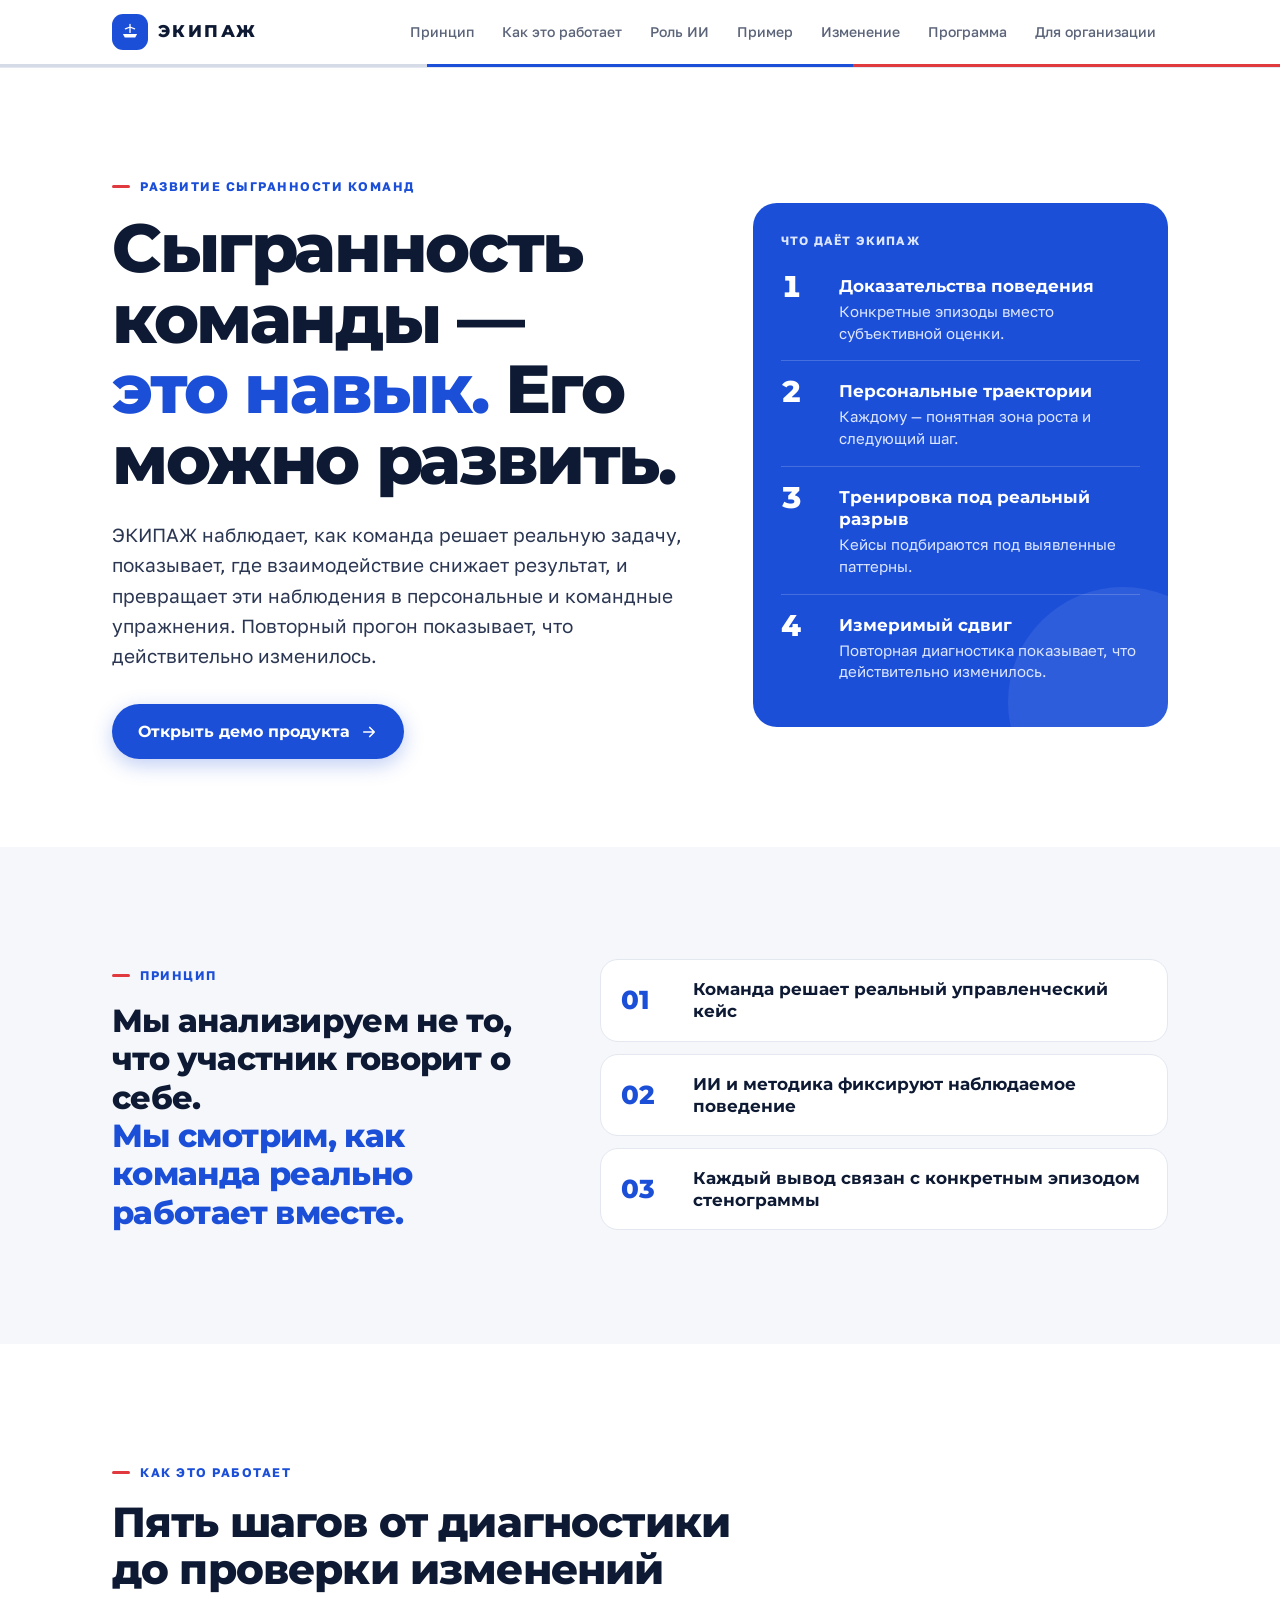
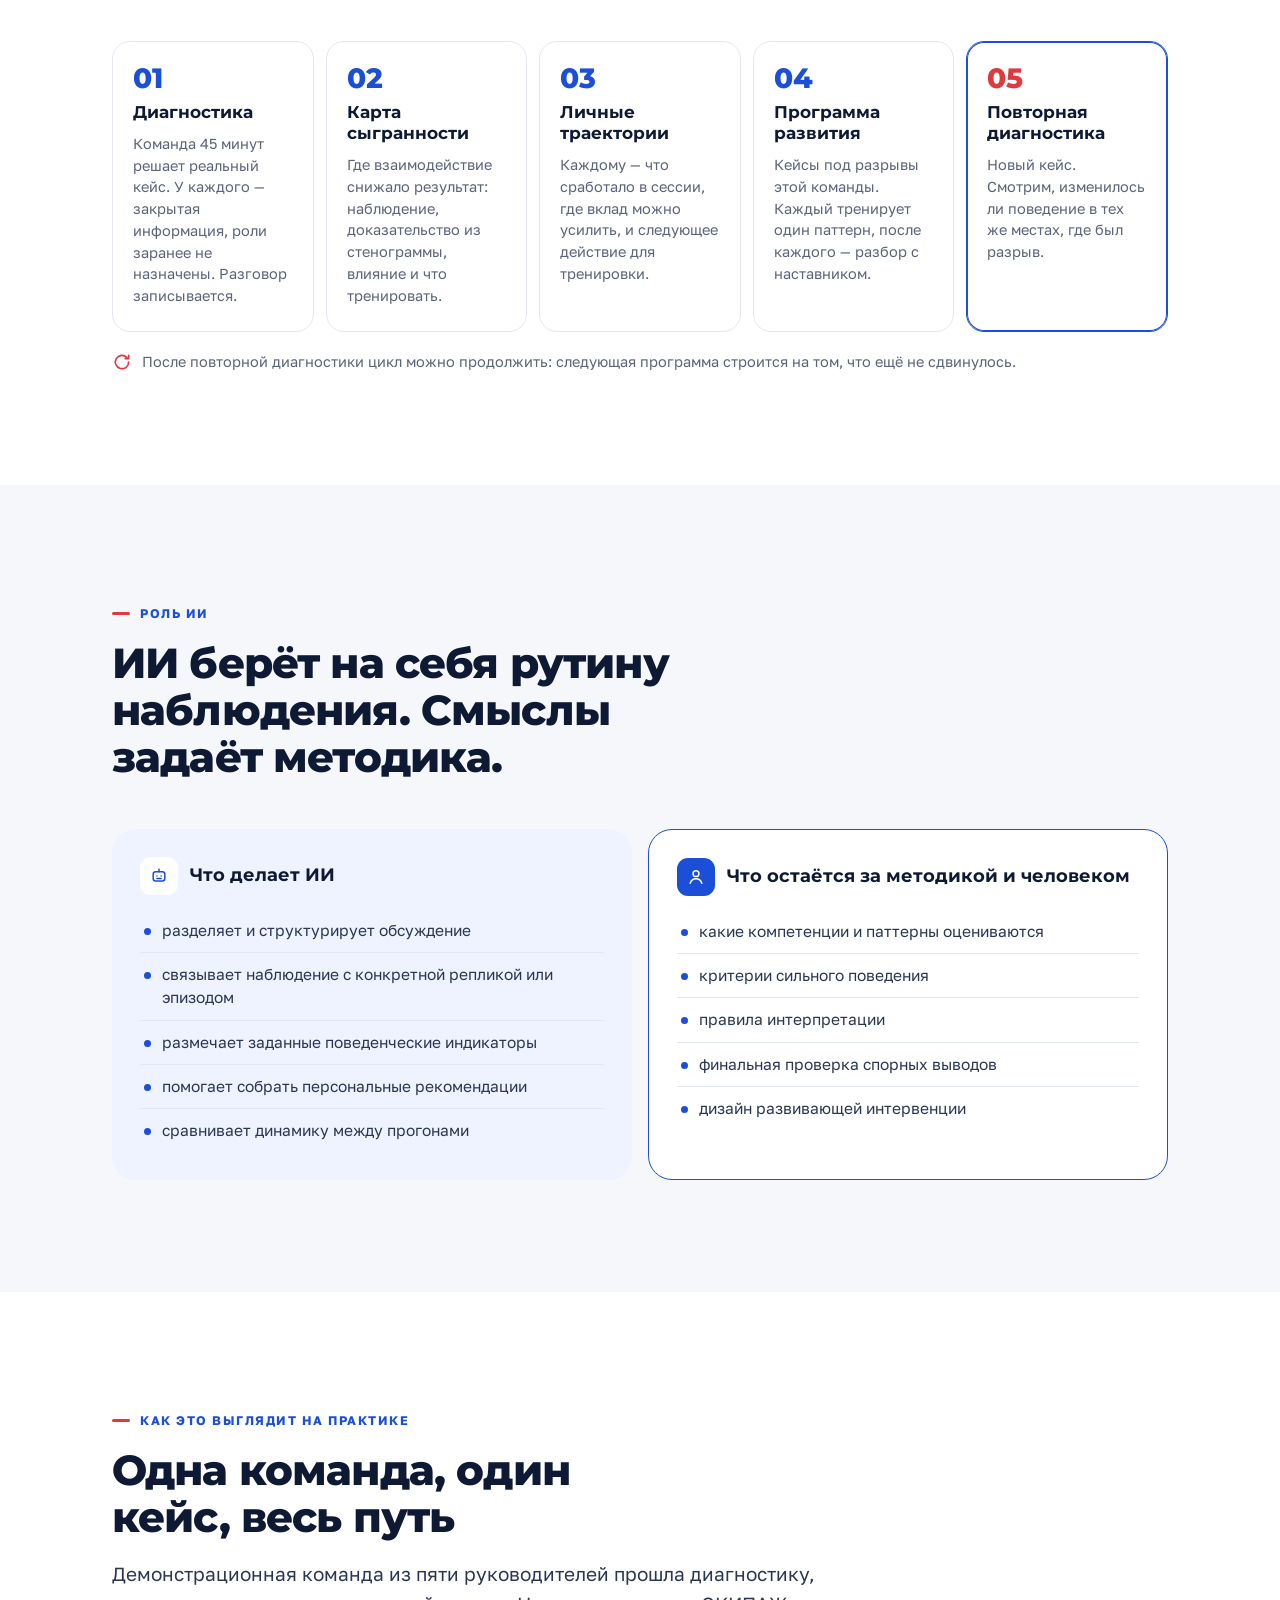
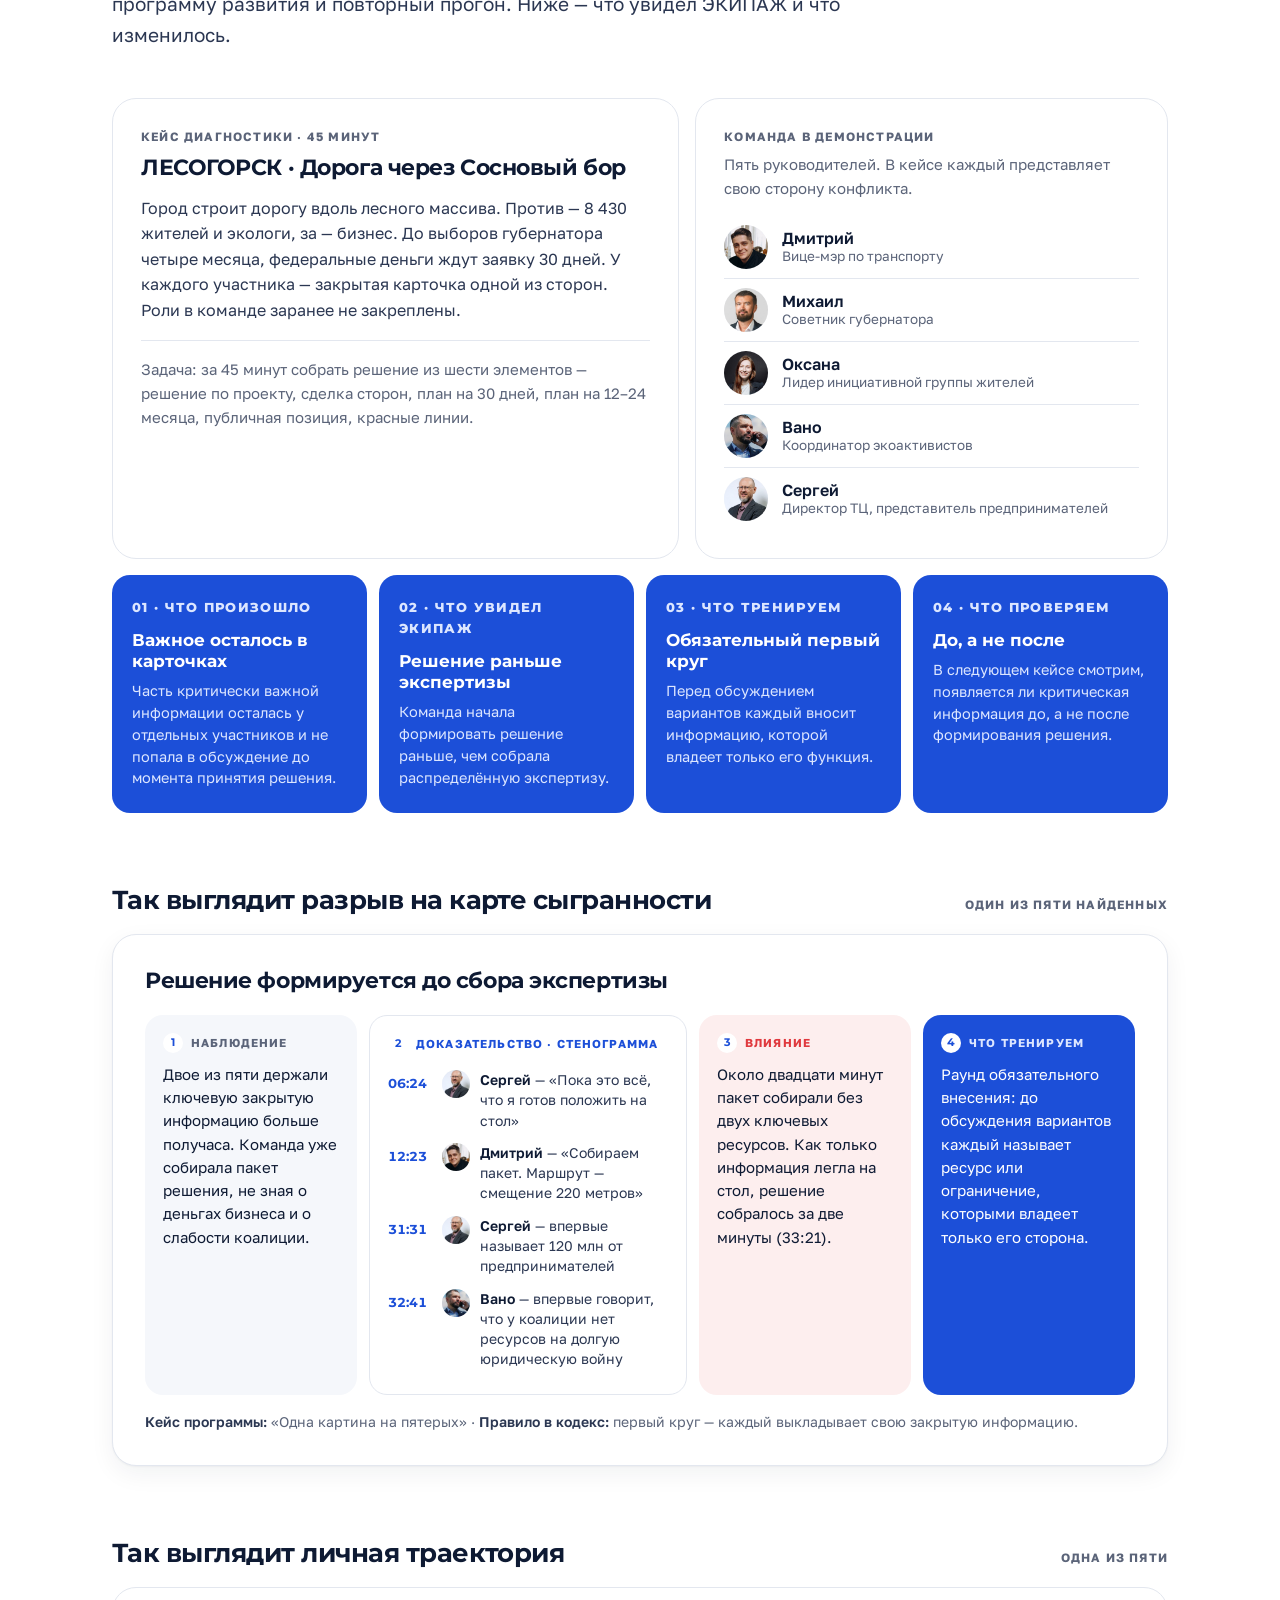
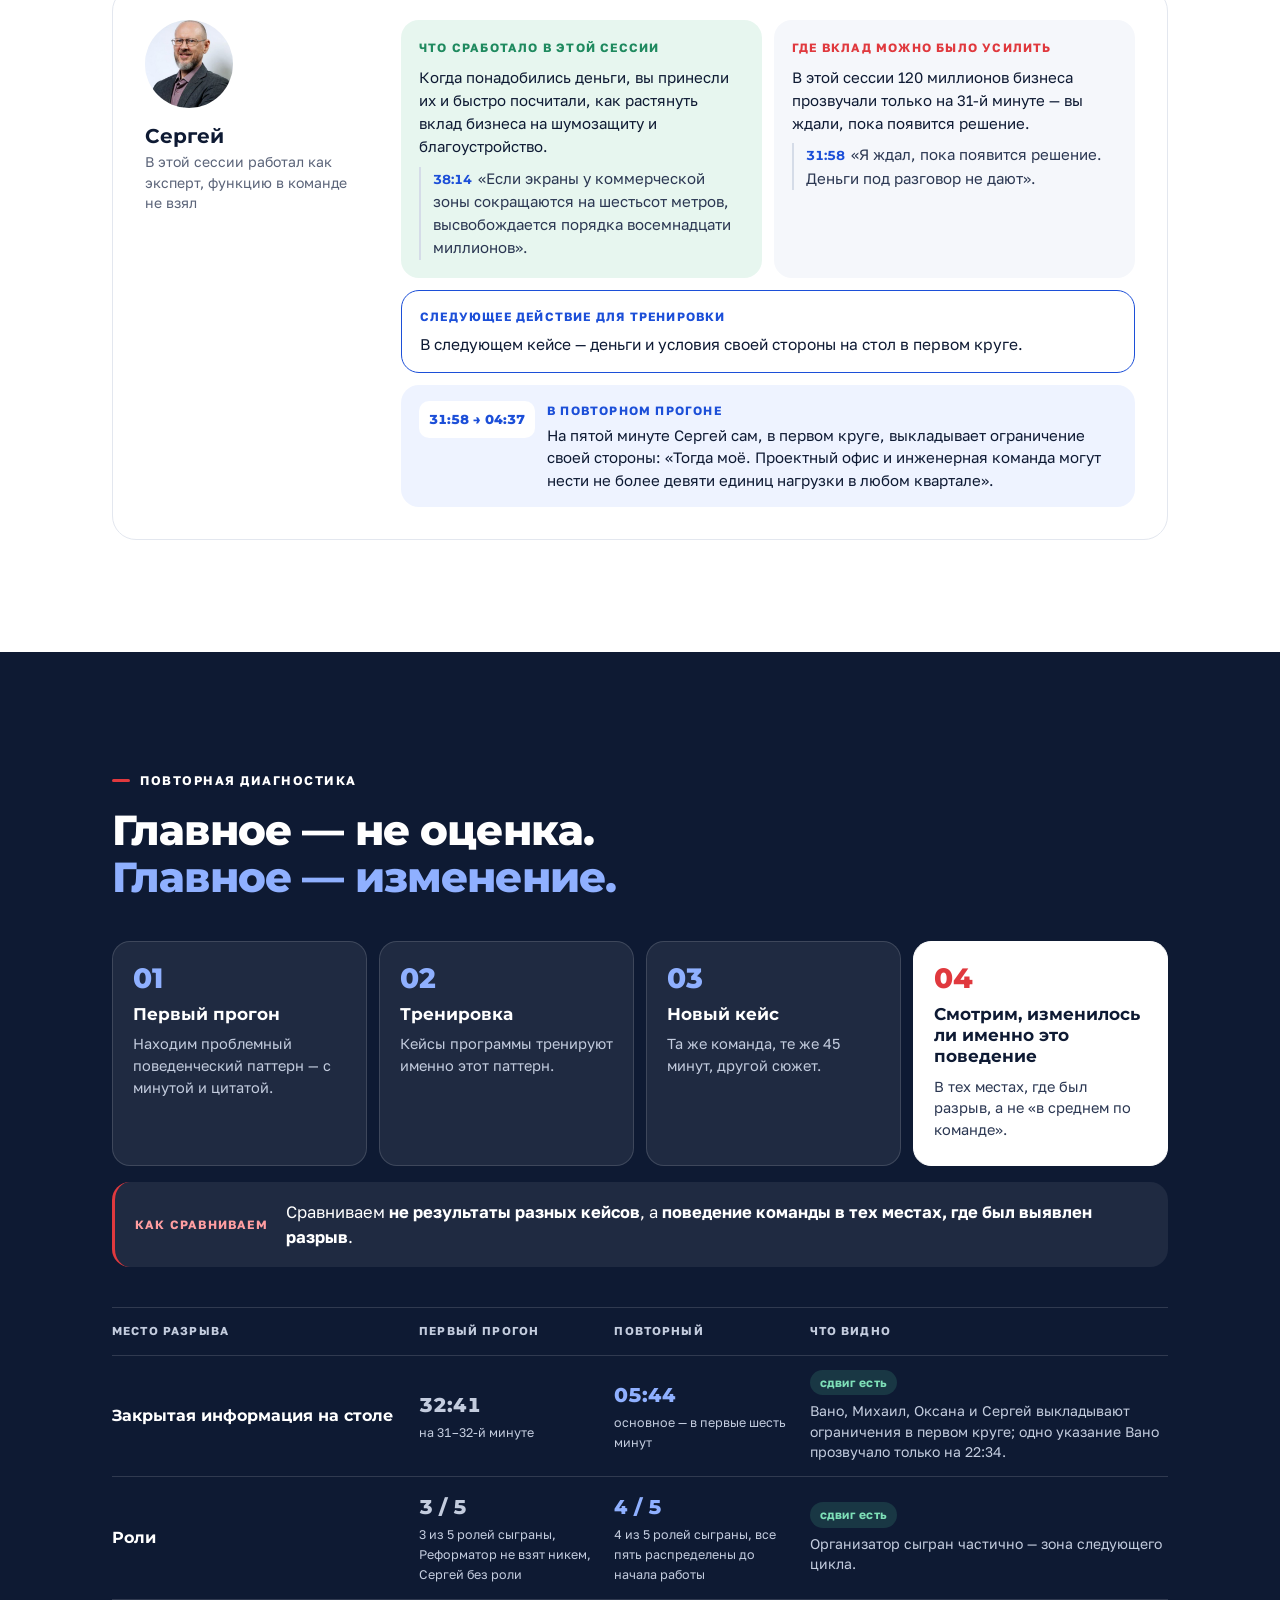
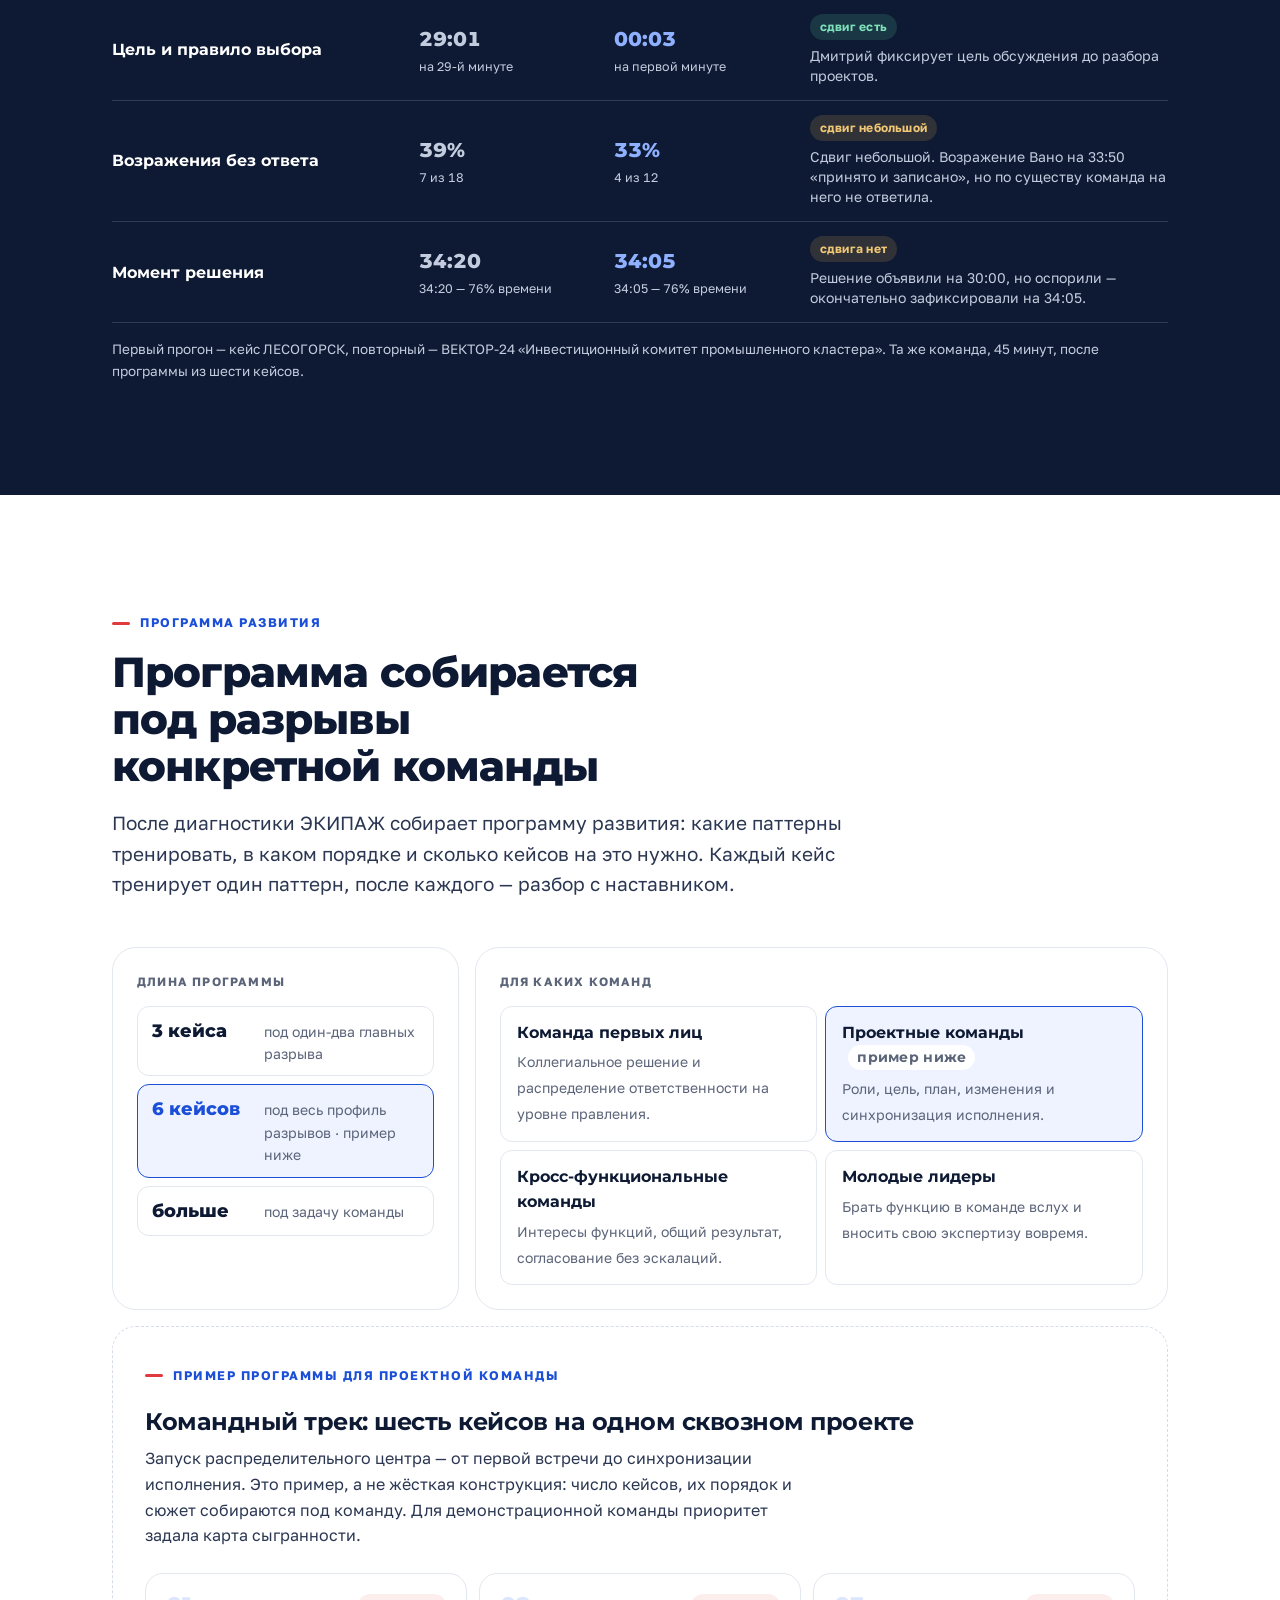
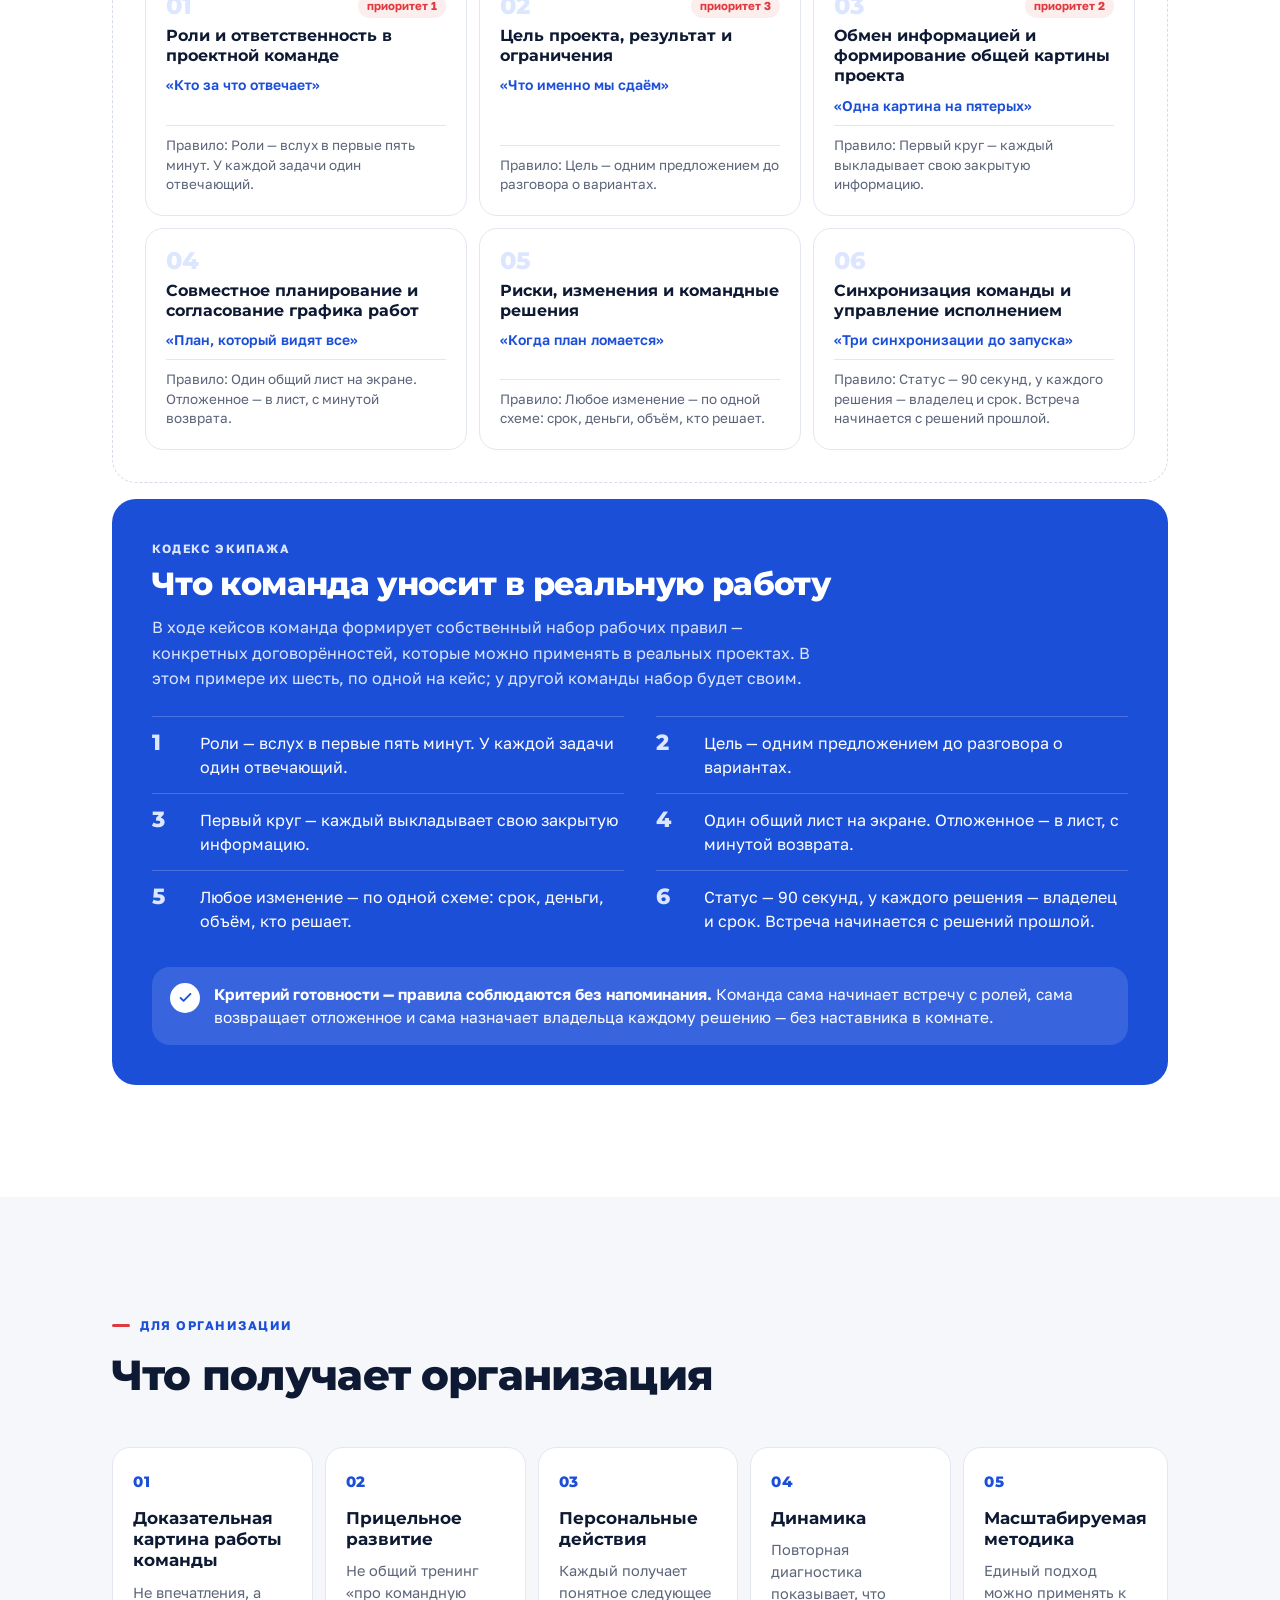
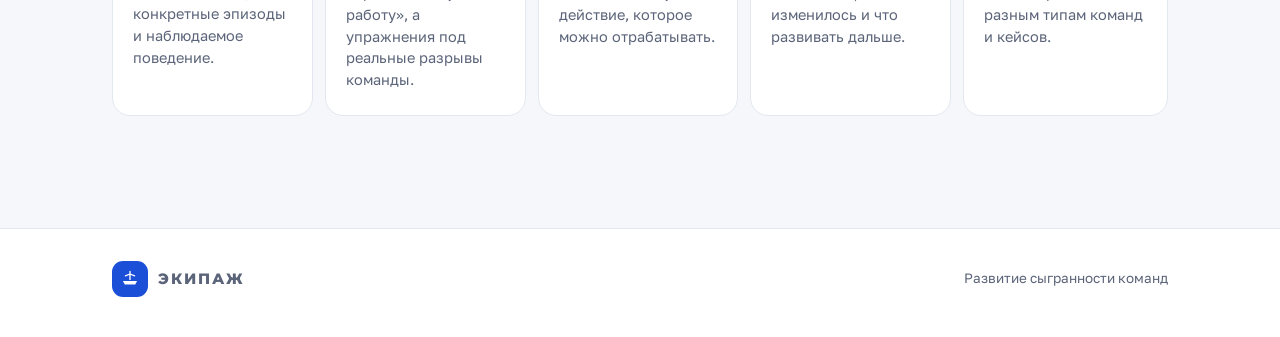
<file: index.html>
<!DOCTYPE html>
<html lang="ru">
<head>
<meta charset="UTF-8">
<meta name="viewport" content="width=device-width, initial-scale=1, viewport-fit=cover">
<title>ЭКИПАЖ — развитие сыгранности управленческих команд</title>
<meta name="description" content="ЭКИПАЖ развивает сыгранность управленческих команд: диагностика по реальному кейсу, программа развития под разрывы команды и повторная диагностика изменений.">
<meta name="theme-color" content="#1C4FD8">
<link rel="canonical" href="https://экипаж-ии.рф/">

<meta property="og:type" content="website">
<meta property="og:site_name" content="ЭКИПАЖ">
<meta property="og:locale" content="ru_RU">
<meta property="og:url" content="https://экипаж-ии.рф/">
<meta property="og:title" content="ЭКИПАЖ — сыгранность команды как навык">
<meta property="og:description" content="Диагностика по реальному кейсу, развитие под разрывы команды и повторная проверка изменений.">
<meta property="og:image" content="https://экипаж-ии.рф/og.png">
<meta name="twitter:card" content="summary_large_image">

<link rel="icon" href="data:image/svg+xml,%3Csvg xmlns='http://www.w3.org/2000/svg' viewBox='0 0 64 64'%3E%3Crect width='64' height='64' rx='16' fill='%231C4FD8'/%3E%3Cpath d='M9 38.5h46l-6 11.5H15L9 38.5Z' fill='%23fff'/%3E%3Cpath d='M32 8v25M17.5 21.8 32 16l14.5 5.8' stroke='%23fff' stroke-width='4.2' stroke-linecap='round' stroke-linejoin='round' fill='none'/%3E%3C/svg%3E">

<link rel="preconnect" href="https://fonts.googleapis.com">
<link rel="preconnect" href="https://fonts.gstatic.com" crossorigin>
<link href="https://fonts.googleapis.com/css2?family=Golos+Text:wght@400;500;600;700&family=Montserrat:wght@600;700;800&display=swap" rel="stylesheet">
<!-- ?v=1 — метка версии. Меняйте цифру при каждом обновлении style.css или
     script.js, тогда браузеры и Cloudflare гарантированно возьмут новые файлы. -->
<link rel="stylesheet" href="style.css?v=4">
<script defer src="script.js?v=4"></script>
</head>
<body>

<header class="top">
  <div class="wrap top-in">
    <a class="brand" href="#top" aria-label="ЭКИПАЖ — в начало">
      <span class="logo"><svg viewBox="0 0 24 24" fill="none" aria-hidden="true"><path d="M3.5 14.5h17l-2.2 4.2H5.7L3.5 14.5Z" fill="#fff"/><path d="M12 3v9.5M6.5 8.2 12 6l5.5 2.2" stroke="#fff" stroke-width="1.6" stroke-linecap="round" stroke-linejoin="round"/></svg></span>
      <span class="wm">ЭКИПАЖ</span>
    </a>
    <nav class="nav" aria-label="Разделы страницы">
      <a href="#principle">Принцип</a>
      <a href="#how">Как это работает</a>
      <a href="#ai">Роль ИИ</a>
      <a href="#practice">Пример</a>
      <a href="#change">Изменение</a>
      <a href="#program">Программа</a>
      <a href="#value">Для организации</a>
    </nav>
  </div>
  <div class="ribbon" aria-hidden="true"><i></i><i></i><i></i></div>
</header>

<main id="top">

<!-- ================= HERO ================= -->
<section class="hero">
  <div class="wrap hero-g">
    <div>
      <div class="eyebrow">Развитие сыгранности команд</div>
      <h1>Сыгранность команды — <em>это навык.</em> Его можно развить.</h1>
      <p class="lead">ЭКИПАЖ наблюдает, как команда решает реальную задачу, показывает, где взаимодействие снижает результат, и превращает эти наблюдения в персональные и командные упражнения. Повторный прогон показывает, что действительно изменилось.</p>
      <div class="cta">
        <a class="btn" href="demo.html">Открыть демо продукта<svg viewBox="0 0 24 24" aria-hidden="true"><path d="M5 12h14M13 6l6 6-6 6"/></svg></a>
      </div>
    </div>
    <div class="facts" aria-label="Что даёт ЭКИПАЖ">
      <div class="cap">Что даёт ЭКИПАЖ</div>
      <ol>
        <li><b class="num">1</b><span><strong>Доказательства поведения</strong>Конкретные эпизоды вместо субъективной оценки.</span></li>
        <li><b class="num">2</b><span><strong>Персональные траектории</strong>Каждому — понятная зона роста и следующий шаг.</span></li>
        <li><b class="num">3</b><span><strong>Тренировка под реальный разрыв</strong>Кейсы подбираются под выявленные паттерны.</span></li>
        <li><b class="num">4</b><span><strong>Измеримый сдвиг</strong>Повторная диагностика показывает, что действительно изменилось.</span></li>
      </ol>
    </div>
  </div>
</section>

<!-- ================= ПРИНЦИП ================= -->
<section class="sec band" id="principle">
  <div class="wrap principle">
    <div>
      <div class="eyebrow">Принцип</div>
      <p class="stmt">Мы анализируем не то, что участник говорит о себе. <span>Мы смотрим, как команда реально работает вместе.</span></p>
    </div>
    <ol class="steps3">
      <li class="st3"><span class="no">01</span><span class="t">Команда решает реальный управленческий кейс</span></li>
      <li class="st3"><span class="no">02</span><span class="t">ИИ и методика фиксируют наблюдаемое поведение</span></li>
      <li class="st3"><span class="no">03</span><span class="t">Каждый вывод связан с конкретным эпизодом стенограммы</span></li>
    </ol>
  </div>
</section>

<!-- ================= КАК РАБОТАЕТ ================= -->
<section class="sec" id="how">
  <div class="wrap">
    <div class="sec-head">
      <div class="eyebrow">Как это работает</div>
      <h2 class="h2">Пять шагов от диагностики до проверки изменений</h2>
    </div>
    <ol class="path">
      <li class="ps"><span class="no">01</span><span class="t">Диагностика</span><span class="d">Команда 45 минут решает реальный кейс. У каждого — закрытая информация, роли заранее не назначены. Разговор записывается.</span></li>
      <li class="ps"><span class="no">02</span><span class="t">Карта сыгранности</span><span class="d">Где взаимодействие снижало результат: наблюдение, доказательство из стенограммы, влияние и что тренировать.</span></li>
      <li class="ps"><span class="no">03</span><span class="t">Личные траектории</span><span class="d">Каждому — что сработало в сессии, где вклад можно усилить, и следующее действие для тренировки.</span></li>
      <li class="ps"><span class="no">04</span><span class="t">Программа развития</span><span class="d">Кейсы под разрывы этой команды. Каждый тренирует один паттерн, после каждого — разбор с наставником.</span></li>
      <li class="ps fin"><span class="no">05</span><span class="t">Повторная диагностика</span><span class="d">Новый кейс. Смотрим, изменилось ли поведение в тех же местах, где был разрыв.</span></li>
    </ol>
    <p class="loop"><svg viewBox="0 0 24 24" aria-hidden="true"><path d="M20 12a8 8 0 1 1-2.3-5.6M20 4v4h-4"/></svg>После повторной диагностики цикл можно продолжить: следующая программа строится на том, что ещё не сдвинулось.</p>
  </div>
</section>

<!-- ================= РОЛЬ ИИ ================= -->
<section class="sec band" id="ai">
  <div class="wrap">
    <div class="sec-head">
      <div class="eyebrow">Роль ИИ</div>
      <h2 class="h2">ИИ берёт на себя рутину наблюдения. Смыслы задаёт методика.</h2>
    </div>
    <div class="ai">
      <div class="ai-c m">
        <div class="hd"><span class="ic"><svg viewBox="0 0 24 24" aria-hidden="true"><rect x="5" y="7" width="14" height="11" rx="3"/><path d="M12 4v3M9.5 12h.01M14.5 12h.01M9.5 15h5"/></svg></span>Что делает ИИ</div>
        <ul>
          <li>разделяет и структурирует обсуждение</li>
          <li>связывает наблюдение с конкретной репликой или эпизодом</li>
          <li>размечает заданные поведенческие индикаторы</li>
          <li>помогает собрать персональные рекомендации</li>
          <li>сравнивает динамику между прогонами</li>
        </ul>
      </div>
      <div class="ai-c h">
        <div class="hd"><span class="ic"><svg viewBox="0 0 24 24" aria-hidden="true"><circle cx="12" cy="8" r="3.5"/><path d="M5 19.5c1.2-3.6 4-5.5 7-5.5s5.8 1.9 7 5.5"/></svg></span>Что остаётся за методикой и человеком</div>
        <ul>
          <li>какие компетенции и паттерны оцениваются</li>
          <li>критерии сильного поведения</li>
          <li>правила интерпретации</li>
          <li>финальная проверка спорных выводов</li>
          <li>дизайн развивающей интервенции</li>
        </ul>
      </div>
    </div>
  </div>
</section>

<!-- ================= НА ПРАКТИКЕ ================= -->
<section class="sec" id="practice">
  <div class="wrap">
    <div class="sec-head">
      <div class="eyebrow">Как это выглядит на практике</div>
      <h2 class="h2">Одна команда, один кейс, весь путь</h2>
      <p class="lead">Демонстрационная команда из пяти руководителей прошла диагностику, программу развития и повторный прогон. Ниже — что увидел ЭКИПАЖ и что изменилось.</p>
    </div>

    <div class="case-g">
      <article class="casecard">
        <div class="cap">Кейс диагностики · 45 минут</div>
        <h3>ЛЕСОГОРСК · Дорога через Сосновый бор</h3>
        <p>Город строит дорогу вдоль лесного массива. Против — 8 430 жителей и экологи, за — бизнес. До выборов губернатора четыре месяца, федеральные деньги ждут заявку 30 дней. У каждого участника — закрытая карточка одной из сторон. Роли в команде заранее не закреплены.</p>
        <p class="task">Задача: за 45 минут собрать решение из шести элементов — решение по проекту, сделка сторон, план на 30 дней, план на 12–24 месяца, публичная позиция, красные линии.</p>
      </article>
      <aside class="crew" aria-label="Команда в демонстрации">
        <div class="cap">Команда в демонстрации</div>
        <p>Пять руководителей. В кейсе каждый представляет свою сторону конфликта.</p>
        <ul>
          <li><img class="ph" src="dmitry.jpg" alt=""><div><div class="n">Дмитрий</div><div class="r">Вице-мэр по транспорту</div></div></li>
          <li><img class="ph" src="mikhail.jpg" alt=""><div><div class="n">Михаил</div><div class="r">Советник губернатора</div></div></li>
          <li><img class="ph" src="oksana.jpg" alt=""><div><div class="n">Оксана</div><div class="r">Лидер инициативной группы жителей</div></div></li>
          <li><img class="ph" src="vano.jpg" alt=""><div><div class="n">Вано</div><div class="r">Координатор экоактивистов</div></div></li>
          <li><img class="ph" src="sergey.jpg" alt=""><div><div class="n">Сергей</div><div class="r">Директор ТЦ, представитель предпринимателей</div></div></li>
        </ul>
      </aside>
    </div>

    <ol class="story" aria-label="История одного разрыва">
      <li class="sty"><div class="no">01 · ЧТО ПРОИЗОШЛО</div><div class="t">Важное осталось в карточках</div><div class="d">Часть критически важной информации осталась у отдельных участников и не попала в обсуждение до момента принятия решения.</div></li>
      <li class="sty"><div class="no">02 · ЧТО УВИДЕЛ ЭКИПАЖ</div><div class="t">Решение раньше экспертизы</div><div class="d">Команда начала формировать решение раньше, чем собрала распределённую экспертизу.</div></li>
      <li class="sty"><div class="no">03 · ЧТО ТРЕНИРУЕМ</div><div class="t">Обязательный первый круг</div><div class="d">Перед обсуждением вариантов каждый вносит информацию, которой владеет только его функция.</div></li>
      <li class="sty"><div class="no">04 · ЧТО ПРОВЕРЯЕМ</div><div class="t">До, а не после</div><div class="d">В следующем кейсе смотрим, появляется ли критическая информация до, а не после формирования решения.</div></li>
    </ol>

    <div class="block">
      <div class="block-h"><h3>Так выглядит разрыв на карте сыгранности</h3><span class="cap">Один из пяти найденных</span></div>
      <article class="gap-card">
        <h4>Решение формируется до сбора экспертизы</h4>
        <div class="chain">
          <div class="lnk obs"><div class="k"><i>1</i>Наблюдение</div><p class="x">Двое из пяти держали ключевую закрытую информацию больше получаса. Команда уже собирала пакет решения, не зная о деньгах бизнеса и о слабости коалиции.</p></div>
          <div class="lnk ev"><div class="k"><i>2</i>Доказательство · стенограмма</div>
            <ul class="ev-l">
              <li><span class="ts num">06:24</span><img class="ph" src="sergey.jpg" alt=""><span><b>Сергей</b> — «Пока это всё, что я готов положить на стол»</span></li>
              <li><span class="ts num">12:23</span><img class="ph" src="dmitry.jpg" alt=""><span><b>Дмитрий</b> — «Собираем пакет. Маршрут — смещение 220 метров»</span></li>
              <li><span class="ts num">31:31</span><img class="ph" src="sergey.jpg" alt=""><span><b>Сергей</b> — впервые называет 120 млн от предпринимателей</span></li>
              <li><span class="ts num">32:41</span><img class="ph" src="vano.jpg" alt=""><span><b>Вано</b> — впервые говорит, что у коалиции нет ресурсов на долгую юридическую войну</span></li>
            </ul>
          </div>
          <div class="lnk im"><div class="k"><i>3</i>Влияние</div><p class="x">Около двадцати минут пакет собирали без двух ключевых ресурсов. Как только информация легла на стол, решение собралось за две минуты (33:21).</p></div>
          <div class="lnk tr"><div class="k"><i>4</i>Что тренируем</div><p class="x">Раунд обязательного внесения: до обсуждения вариантов каждый называет ресурс или ограничение, которыми владеет только его сторона.</p></div>
        </div>
        <p class="gap-foot"><b>Кейс программы:</b> «Одна картина на пятерых» · <b>Правило в кодекс:</b> первый круг — каждый выкладывает свою закрытую информацию.</p>
      </article>
    </div>

    <div class="block">
      <div class="block-h"><h3>Так выглядит личная траектория</h3><span class="cap">Одна из пяти</span></div>
      <article class="person">
        <div class="who">
          <img class="ph" src="sergey.jpg" alt="">
          <div><div class="n">Сергей</div><div class="r">В этой сессии работал как эксперт, функцию в команде не взял</div></div>
        </div>
        <div>
          <div class="obs2">
            <div class="ob g"><div class="cap">Что сработало в этой сессии</div>
              <p>Когда понадобились деньги, вы принесли их и быстро посчитали, как растянуть вклад бизнеса на шумозащиту и благоустройство.</p>
              <p class="q"><span class="ts num">38:14</span>«Если экраны у коммерческой зоны сокращаются на шестьсот метров, высвобождается порядка восемнадцати миллионов».</p>
            </div>
            <div class="ob r"><div class="cap">Где вклад можно было усилить</div>
              <p>В этой сессии 120 миллионов бизнеса прозвучали только на 31-й минуте — вы ждали, пока появится решение.</p>
              <p class="q"><span class="ts num">31:58</span>«Я ждал, пока появится решение. Деньги под разговор не дают».</p>
            </div>
          </div>
          <div class="next"><div class="cap">Следующее действие для тренировки</div><p>В следующем кейсе — деньги и условия своей стороны на стол в первом круге.</p></div>
          <div class="after"><span class="badge num">31:58 → 04:37</span><div><div class="cap">В повторном прогоне</div><p>На пятой минуте Сергей сам, в первом круге, выкладывает ограничение своей стороны: «Тогда моё. Проектный офис и инженерная команда могут нести не более девяти единиц нагрузки в любом квартале».</p></div></div>
        </div>
      </article>
    </div>
  </div>
</section>

<!-- ================= ИЗМЕНЕНИЕ ================= -->
<section class="sec change" id="change">
  <div class="wrap">
    <div class="eyebrow">Повторная диагностика</div>
    <h2 class="h2">Главное — не оценка. <span>Главное — изменение.</span></h2>
    <ol class="cflow">
      <li class="cs"><div class="no">01</div><div class="t">Первый прогон</div><div class="d">Находим проблемный поведенческий паттерн — с минутой и цитатой.</div></li>
      <li class="cs"><div class="no">02</div><div class="t">Тренировка</div><div class="d">Кейсы программы тренируют именно этот паттерн.</div></li>
      <li class="cs"><div class="no">03</div><div class="t">Новый кейс</div><div class="d">Та же команда, те же 45 минут, другой сюжет.</div></li>
      <li class="cs fin"><div class="no">04</div><div class="t">Смотрим, изменилось ли именно это поведение</div><div class="d">В тех местах, где был разрыв, а не «в среднем по команде».</div></li>
    </ol>
    <div class="cnote"><span class="cap">Как сравниваем</span><p>Сравниваем <strong>не результаты разных кейсов</strong>, а <strong>поведение команды в тех местах, где был выявлен разрыв</strong>.</p></div>

    <div class="cmp" role="table" aria-label="Повторная диагностика демонстрационной команды">
      <div class="cmp-h" role="row"><span role="columnheader">Место разрыва</span><span role="columnheader">Первый прогон</span><span role="columnheader">Повторный</span><span role="columnheader">Что видно</span></div>
      <div class="cmp-r" role="row"><span class="p" role="cell">Закрытая информация на столе</span><span class="v b" role="cell">32:41<small>на 31–32-й минуте</small></span><span class="v a" role="cell">05:44<small>основное — в первые шесть минут</small></span><span class="s" role="cell"><span class="pill up">сдвиг есть</span><br>Вано, Михаил, Оксана и Сергей выкладывают ограничения в первом круге; одно указание Вано прозвучало только на 22:34.</span></div>
      <div class="cmp-r" role="row"><span class="p" role="cell">Роли</span><span class="v b" role="cell">3 / 5<small>3 из 5 ролей сыграны, Реформатор не взят никем, Сергей без роли</small></span><span class="v a" role="cell">4 / 5<small>4 из 5 ролей сыграны, все пять распределены до начала работы</small></span><span class="s" role="cell"><span class="pill up">сдвиг есть</span><br>Организатор сыгран частично — зона следующего цикла.</span></div>
      <div class="cmp-r" role="row"><span class="p" role="cell">Цель и правило выбора</span><span class="v b" role="cell">29:01<small>на 29-й минуте</small></span><span class="v a" role="cell">00:03<small>на первой минуте</small></span><span class="s" role="cell"><span class="pill up">сдвиг есть</span><br>Дмитрий фиксирует цель обсуждения до разбора проектов.</span></div>
      <div class="cmp-r" role="row"><span class="p" role="cell">Возражения без ответа</span><span class="v b" role="cell">39%<small>7 из 18</small></span><span class="v a" role="cell">33%<small>4 из 12</small></span><span class="s" role="cell"><span class="pill flat">сдвиг небольшой</span><br>Сдвиг небольшой. Возражение Вано на 33:50 «принято и записано», но по существу команда на него не ответила.</span></div>
      <div class="cmp-r" role="row"><span class="p" role="cell">Момент решения</span><span class="v b" role="cell">34:20<small>34:20 — 76% времени</small></span><span class="v a" role="cell">34:05<small>34:05 — 76% времени</small></span><span class="s" role="cell"><span class="pill flat">сдвига нет</span><br>Решение объявили на 30:00, но оспорили — окончательно зафиксировали на 34:05.</span></div>
    </div>
    <p class="cmp-cap">Первый прогон — кейс ЛЕСОГОРСК, повторный — ВЕКТОР-24 «Инвестиционный комитет промышленного кластера». Та же команда, 45 минут, после программы из шести кейсов.</p>
  </div>
</section>

<!-- ================= ПРОГРАММА ================= -->
<section class="sec" id="program">
  <div class="wrap">
    <div class="sec-head">
      <div class="eyebrow">Программа развития</div>
      <h2 class="h2">Программа собирается под разрывы конкретной команды</h2>
      <p class="lead">После диагностики ЭКИПАЖ собирает программу развития: какие паттерны тренировать, в каком порядке и сколько кейсов на это нужно. Каждый кейс тренирует один паттерн, после каждого — разбор с наставником.</p>
    </div>

    <div class="fmt">
      <div class="fmt-box">
        <div class="cap">Длина программы</div>
        <div class="len">
          <div><b>3 кейса</b><span>под один-два главных разрыва</span></div>
          <div class="on"><b>6 кейсов</b><span>под весь профиль разрывов · пример ниже</span></div>
          <div><b>больше</b><span>под задачу команды</span></div>
        </div>
      </div>
      <div class="fmt-box">
        <div class="cap">Для каких команд</div>
        <div class="aud">
          <div><b>Команда первых лиц</b><span>Коллегиальное решение и распределение ответственности на уровне правления.</span></div>
          <div class="on"><b>Проектные команды <span class="tag">пример ниже</span></b><span>Роли, цель, план, изменения и синхронизация исполнения.</span></div>
          <div><b>Кросс-функциональные команды</b><span>Интересы функций, общий результат, согласование без эскалаций.</span></div>
          <div><b>Молодые лидеры</b><span>Брать функцию в команде вслух и вносить свою экспертизу вовремя.</span></div>
        </div>
      </div>
    </div>

    <div class="example">
      <div class="eyebrow">Пример программы для проектной команды</div>
      <h3>Командный трек: шесть кейсов на одном сквозном проекте</h3>
      <p class="ex-s">Запуск распределительного центра — от первой встречи до синхронизации исполнения. Это пример, а не жёсткая конструкция: число кейсов, их порядок и сюжет собираются под команду. Для демонстрационной команды приоритет задала карта сыгранности.</p>
      <ol class="cases"><li class="cs6"><div class="top6"><span class="no">01</span><span class="pri">приоритет 1</span></div><div class="t">Роли и ответственность в проектной команде</div><div class="nm">«Кто за что отвечает»</div><div class="rl">Правило: Роли — вслух в первые пять минут. У каждой задачи один отвечающий.</div></li><li class="cs6"><div class="top6"><span class="no">02</span><span class="pri">приоритет 3</span></div><div class="t">Цель проекта, результат и ограничения</div><div class="nm">«Что именно мы сдаём»</div><div class="rl">Правило: Цель — одним предложением до разговора о вариантах.</div></li><li class="cs6"><div class="top6"><span class="no">03</span><span class="pri">приоритет 2</span></div><div class="t">Обмен информацией и формирование общей картины проекта</div><div class="nm">«Одна картина на пятерых»</div><div class="rl">Правило: Первый круг — каждый выкладывает свою закрытую информацию.</div></li><li class="cs6"><div class="top6"><span class="no">04</span></div><div class="t">Совместное планирование и согласование графика работ</div><div class="nm">«План, который видят все»</div><div class="rl">Правило: Один общий лист на экране. Отложенное — в лист, с минутой возврата.</div></li><li class="cs6"><div class="top6"><span class="no">05</span></div><div class="t">Риски, изменения и командные решения</div><div class="nm">«Когда план ломается»</div><div class="rl">Правило: Любое изменение — по одной схеме: срок, деньги, объём, кто решает.</div></li><li class="cs6"><div class="top6"><span class="no">06</span></div><div class="t">Синхронизация команды и управление исполнением</div><div class="nm">«Три синхронизации до запуска»</div><div class="rl">Правило: Статус — 90 секунд, у каждого решения — владелец и срок. Встреча начинается с решений прошлой.</div></li></ol>
    </div>

    <div class="codex">
      <div class="cap">Кодекс экипажа</div>
      <h3>Что команда уносит в реальную работу</h3>
      <p class="s">В ходе кейсов команда формирует собственный набор рабочих правил — конкретных договорённостей, которые можно применять в реальных проектах. В этом примере их шесть, по одной на кейс; у другой команды набор будет своим.</p>
      <ol><li>Роли — вслух в первые пять минут. У каждой задачи один отвечающий.</li><li>Цель — одним предложением до разговора о вариантах.</li><li>Первый круг — каждый выкладывает свою закрытую информацию.</li><li>Один общий лист на экране. Отложенное — в лист, с минутой возврата.</li><li>Любое изменение — по одной схеме: срок, деньги, объём, кто решает.</li><li>Статус — 90 секунд, у каждого решения — владелец и срок. Встреча начинается с решений прошлой.</li></ol>
      <div class="ready"><span class="ic"><svg viewBox="0 0 24 24" aria-hidden="true"><path d="M5 12.5l4.2 4.2L19 7"/></svg></span><p><strong>Критерий готовности — правила соблюдаются без напоминания.</strong> Команда сама начинает встречу с ролей, сама возвращает отложенное и сама назначает владельца каждому решению — без наставника в комнате.</p></div>
    </div>
  </div>
</section>

<!-- ================= ДЛЯ ОРГАНИЗАЦИИ ================= -->
<section class="sec band" id="value">
  <div class="wrap">
    <div class="sec-head">
      <div class="eyebrow">Для организации</div>
      <h2 class="h2">Что получает организация</h2>
    </div>
    <ul class="value">
      <li class="vl"><div class="no">01</div><div class="t">Доказательная картина работы команды</div><div class="d">Не впечатления, а конкретные эпизоды и наблюдаемое поведение.</div></li>
      <li class="vl"><div class="no">02</div><div class="t">Прицельное развитие</div><div class="d">Не общий тренинг «про командную работу», а упражнения под реальные разрывы команды.</div></li>
      <li class="vl"><div class="no">03</div><div class="t">Персональные действия</div><div class="d">Каждый получает понятное следующее действие, которое можно отрабатывать.</div></li>
      <li class="vl"><div class="no">04</div><div class="t">Динамика</div><div class="d">Повторная диагностика показывает, что изменилось и что развивать дальше.</div></li>
      <li class="vl"><div class="no">05</div><div class="t">Масштабируемая методика</div><div class="d">Единый подход можно применять к разным типам команд и кейсов.</div></li>
    </ul>
  </div>
</section>

</main>

<footer class="foot">
  <div class="wrap foot-in">
    <span class="brand"><span class="logo"><svg viewBox="0 0 24 24" fill="none" aria-hidden="true"><path d="M3.5 14.5h17l-2.2 4.2H5.7L3.5 14.5Z" fill="#fff"/><path d="M12 3v9.5M6.5 8.2 12 6l5.5 2.2" stroke="#fff" stroke-width="1.6" stroke-linecap="round" stroke-linejoin="round"/></svg></span><span class="wm">ЭКИПАЖ</span></span>
    <span>Развитие сыгранности команд</span>
  </div>
</footer>

</body>
</html>
</file>
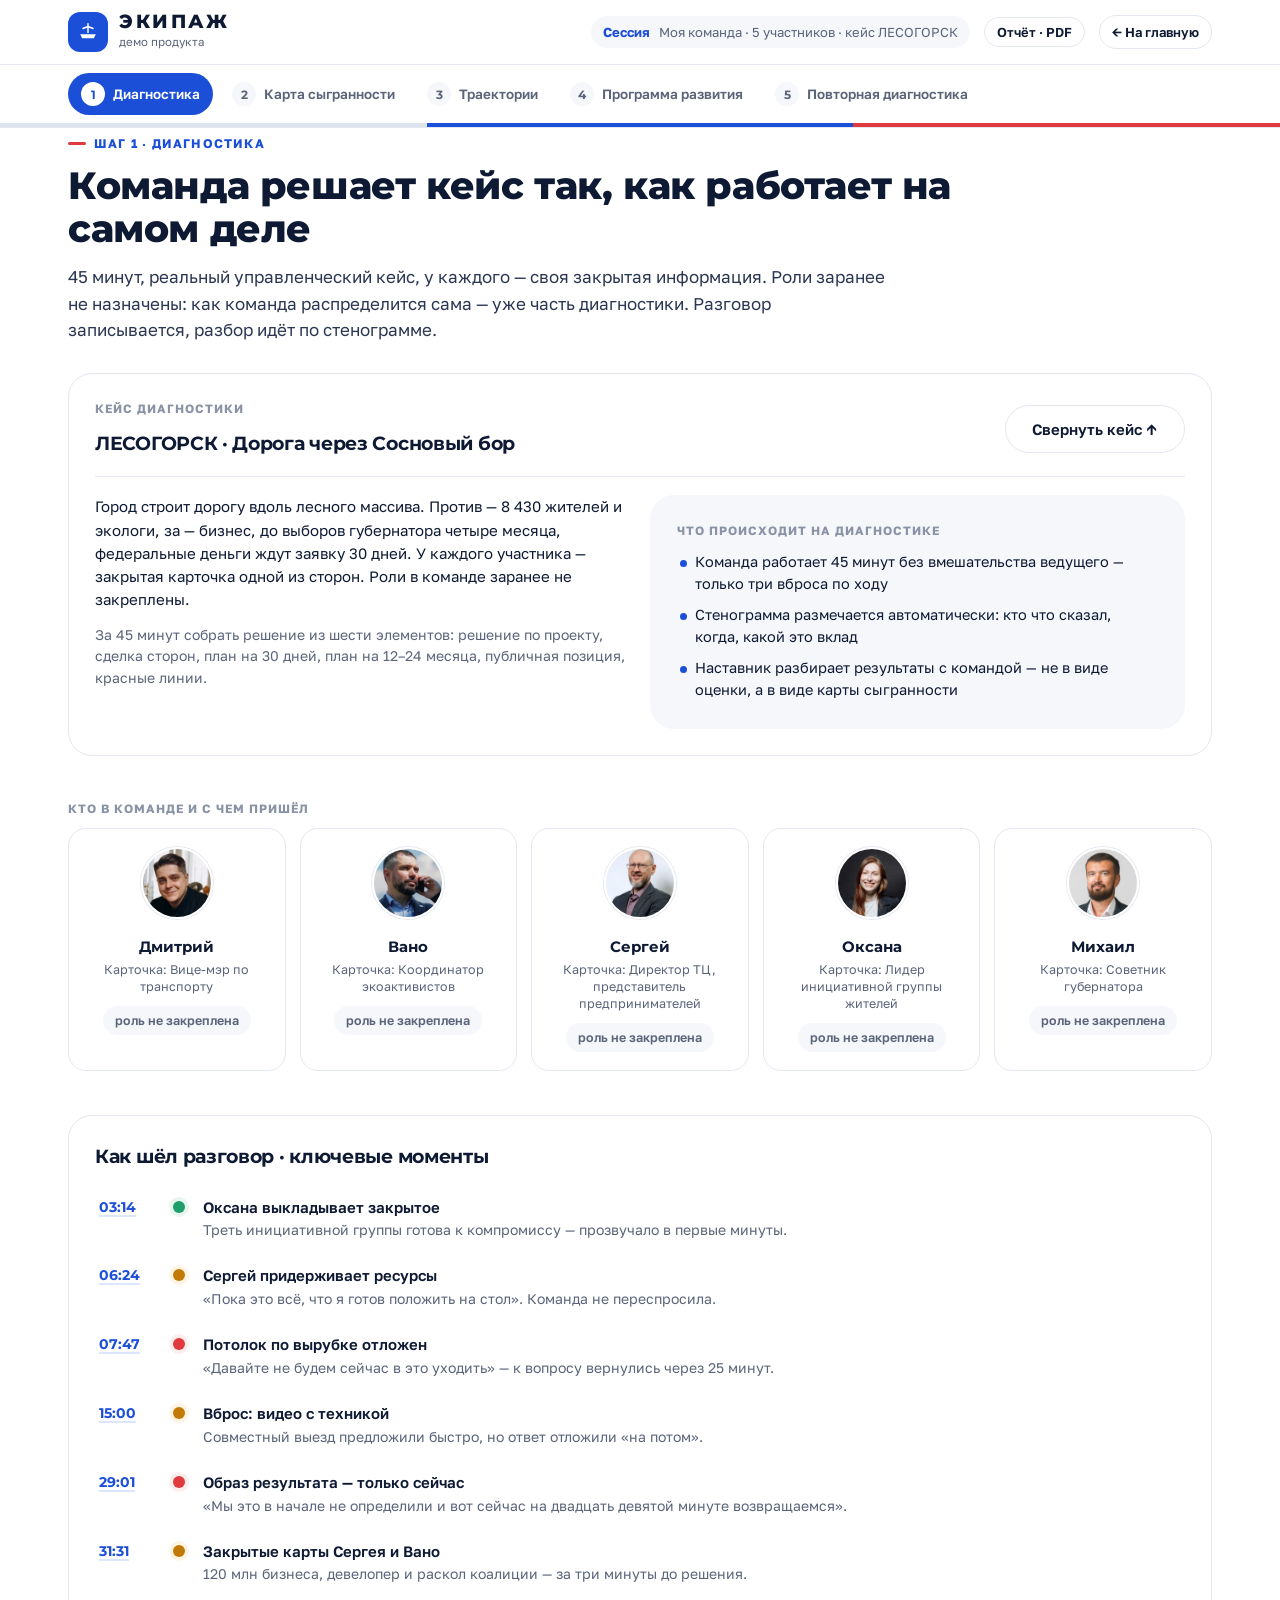
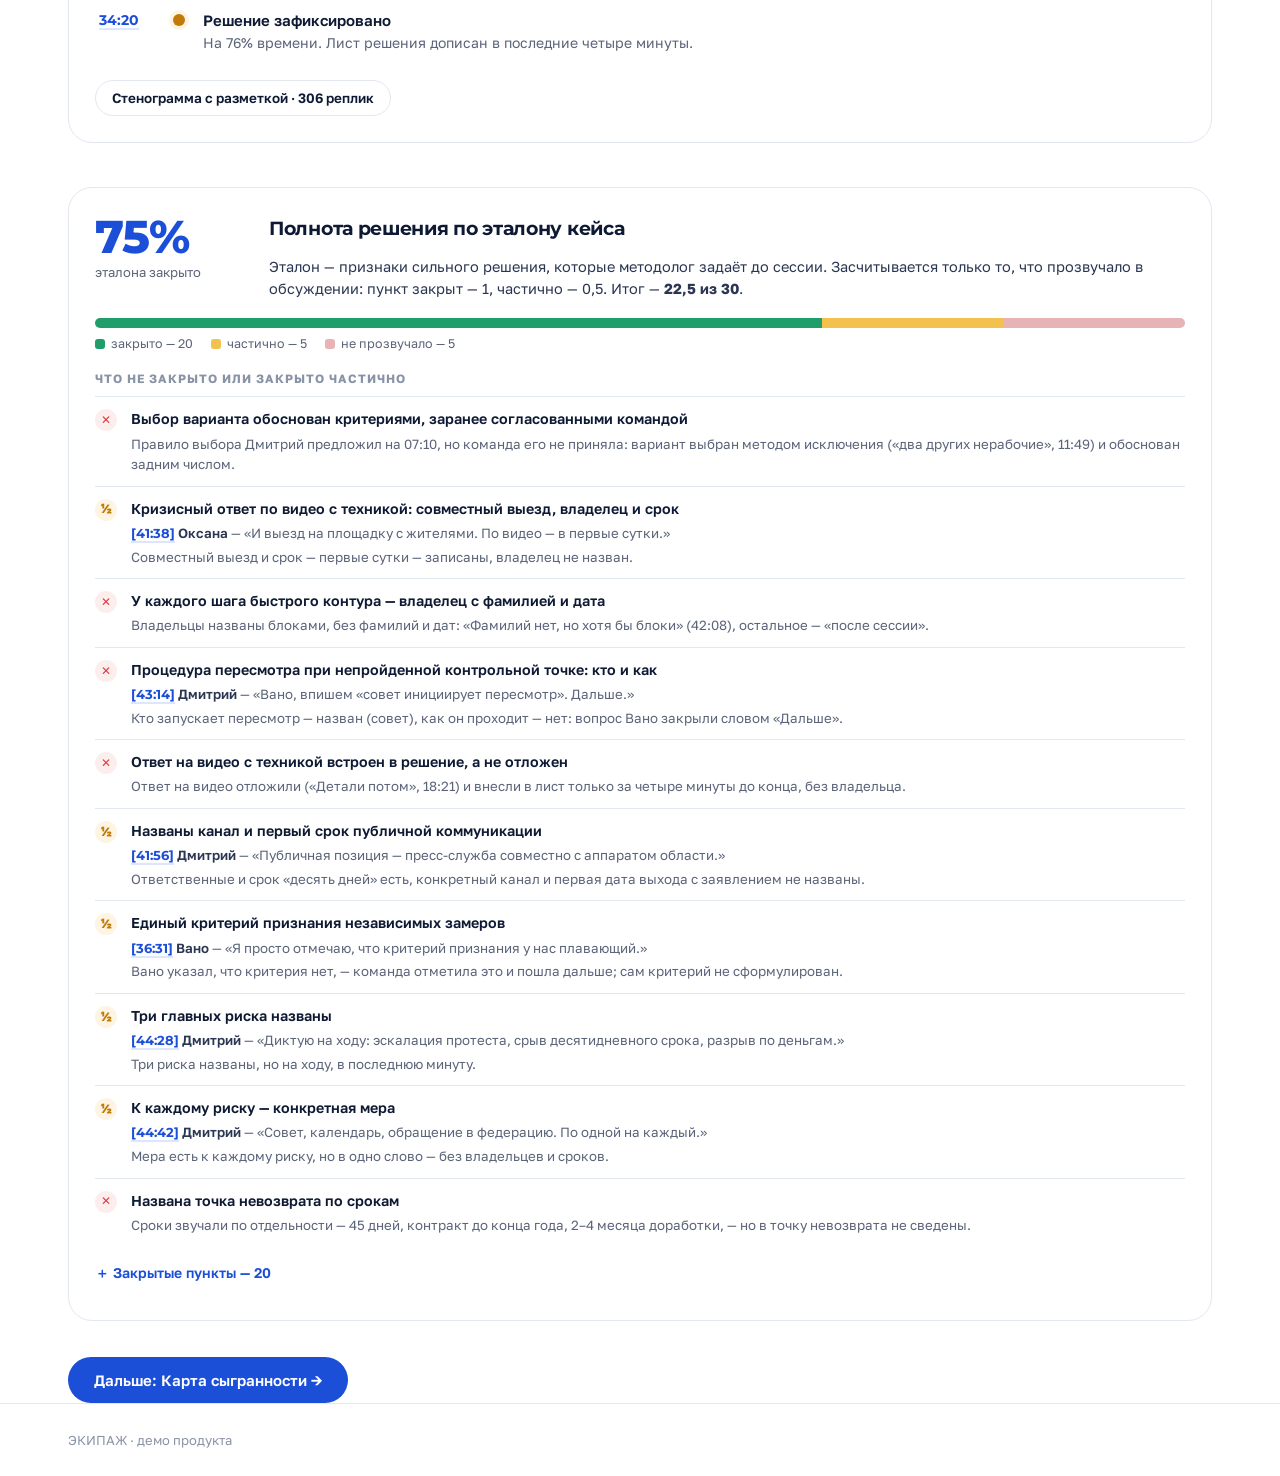
<file: demo.html>
<!DOCTYPE html>
<html lang="ru">
<head>
<meta charset="UTF-8">
<meta name="viewport" content="width=device-width, initial-scale=1, viewport-fit=cover">
<title>ЭКИПАЖ · демо продукта</title>
<meta name="description" content="Демо продукта ЭКИПАЖ: диагностика, карта сыгранности, траектории, программа развития и повторная диагностика на одной команде.">
<meta name="theme-color" content="#1C4FD8">
<link rel="canonical" href="https://экипаж-ии.рф/demo.html">
<meta property="og:title" content="ЭКИПАЖ · демо продукта">
<meta property="og:image" content="https://экипаж-ии.рф/og.png">
<link rel="icon" href="data:image/svg+xml,%3Csvg xmlns='http://www.w3.org/2000/svg' viewBox='0 0 64 64'%3E%3Crect width='64' height='64' rx='16' fill='%231C4FD8'/%3E%3Cpath d='M9 38.5h46l-6 11.5H15L9 38.5Z' fill='%23fff'/%3E%3Cpath d='M32 8v25M17.5 21.8 32 16l14.5 5.8' stroke='%23fff' stroke-width='4.2' stroke-linecap='round' stroke-linejoin='round' fill='none'/%3E%3C/svg%3E">

<link rel="preconnect" href="https://fonts.googleapis.com">
<link rel="preconnect" href="https://fonts.gstatic.com" crossorigin>
<link href="https://fonts.googleapis.com/css2?family=Golos+Text:wght@400;500;600;700&family=Montserrat:wght@600;700;800&display=swap" rel="stylesheet">
<link rel="stylesheet" href="demo.css?v=5">
<script defer src="demo-data.js?v=5"></script>
<script defer src="demo.js?v=5"></script>
</head>
<body>


<header class="top">
  <div class="wrap top-in">
    <div class="brand" data-go="0">
      <div class="logo"><svg viewBox="0 0 24 24" fill="none"><path d="M3.5 14.5h17l-2.2 4.2H5.7L3.5 14.5Z" fill="#fff"/><path d="M12 3v9.5M6.5 8.2 12 6l5.5 2.2" stroke="#fff" stroke-width="1.6" stroke-linecap="round" stroke-linejoin="round"/></svg></div>
      <div><div class="wm">ЭКИПАЖ</div><div class="ws">демо продукта</div></div>
    </div>
    <div class="demo-meta"><span class="sess"><b>Сессия</b> Моя команда · 5 участников · кейс ЛЕСОГОРСК</span><button class="home rep" data-rep title="Отчёт по сессии для печати или сохранения в PDF">Отчёт · PDF</button><a class="home" href="index.html">← На главную</a></div>
  </div>
  <div class="steps-row"><div class="wrap"><nav class="steps" id="steps"></nav></div></div>
  <div class="ribbon"><i></i><i></i><i></i></div>
</header>

<main class="wrap" id="app"></main>

<footer><div class="wrap">ЭКИПАЖ · демо продукта</div></footer>

</body>
</html>
</file>
<file: style.css>
/* ЭКИПАЖ — лендинг: стили */
/* Layout: одна колонка 1120px, разделы-полосы со своим ритмом; липкая шапка с оглавлением; один тёмный акцентный блок — «изменение». */
:root{
  --bg:#FFFFFF; --band:#F5F7FB; --card:#FFFFFF; --line:#E3E7EF; --line-2:#D5DCE8;
  --ink:#0E1A33; --ink-2:#2B3752; --muted:#5B6479;
  --blue:#1C4FD8; --blue-ink:#1238A8; --blue-wash:#EEF3FF; --blue-soft:#DCE6FF;
  --red:#E0393E; --red-wash:#FDEEEE;
  --good:#1F8A5F; --good-wash:#E7F6EF; --warn:#A86A05; --warn-wash:#FDF4E3;
  --solid:#1C4FD8; --on-solid:#FFFFFF; --on-solid-2:#DCE6FF;
  --night:#0E1A33; --on-night:#FFFFFF; --on-night-2:#C3CCDE; --night-accent:#8FB0FF; --night-card:rgba(255,255,255,.07); --night-line:rgba(255,255,255,.14);
  --shadow:0 1px 2px rgba(14,26,51,.04),0 8px 24px rgba(14,26,51,.06);
  --f-display:'Montserrat','Golos Text','Segoe UI',system-ui,sans-serif;
  --f-body:'Golos Text','Segoe UI',system-ui,-apple-system,Arial,sans-serif;
  --r-lg:24px; --r:18px; --r-sm:12px;
  --wrap:1120px; --gut:clamp(16px,4vw,32px);
}
@media (prefers-color-scheme: dark){:root:not([data-theme="light"]){
  --bg:#0A1120; --band:#0F182B; --card:#131D33; --line:#223050; --line-2:#2B3B5E;
  --ink:#E9EEF8; --ink-2:#C5CEE0; --muted:#8E99B1;
  --blue:#7D9DFF; --blue-ink:#A9BEFF; --blue-wash:#16224A; --blue-soft:#22336A;
  --red:#FF6E72; --red-wash:#3A1A22;
  --good:#52CC9C; --good-wash:#12302A; --warn:#E5B04A; --warn-wash:#33280F;
  --solid:#2450D6; --on-solid:#FFFFFF; --on-solid-2:#DCE6FF;
  --night:#050A16; --on-night:#FFFFFF; --on-night-2:#B9C3D8; --night-accent:#8FB0FF; --night-card:rgba(255,255,255,.06); --night-line:rgba(255,255,255,.12);
  --shadow:0 1px 2px rgba(0,0,0,.3),0 8px 24px rgba(0,0,0,.25);
  color-scheme:dark;
}}
:root[data-theme="dark"]{
  --bg:#0A1120; --band:#0F182B; --card:#131D33; --line:#223050; --line-2:#2B3B5E;
  --ink:#E9EEF8; --ink-2:#C5CEE0; --muted:#8E99B1;
  --blue:#7D9DFF; --blue-ink:#A9BEFF; --blue-wash:#16224A; --blue-soft:#22336A;
  --red:#FF6E72; --red-wash:#3A1A22;
  --good:#52CC9C; --good-wash:#12302A; --warn:#E5B04A; --warn-wash:#33280F;
  --solid:#2450D6; --on-solid:#FFFFFF; --on-solid-2:#DCE6FF;
  --night:#050A16; --on-night:#FFFFFF; --on-night-2:#B9C3D8; --night-accent:#8FB0FF; --night-card:rgba(255,255,255,.06); --night-line:rgba(255,255,255,.12);
  --shadow:0 1px 2px rgba(0,0,0,.3),0 8px 24px rgba(0,0,0,.25);
  color-scheme:dark;
}

*{box-sizing:border-box}
html{scroll-behavior:smooth}
@media (prefers-reduced-motion: reduce){html{scroll-behavior:auto}*{transition:none!important}}
body{margin:0;background:var(--bg);color:var(--ink);font:400 16px/1.6 var(--f-body);-webkit-font-smoothing:antialiased;text-rendering:optimizeLegibility}
h1,h2,h3,h4{font-family:var(--f-display);margin:0;text-wrap:balance;letter-spacing:-.02em}
p{margin:0}
ul,ol{margin:0;padding:0;list-style:none}
img{max-width:100%;display:block}
a{color:inherit}
:focus-visible{outline:3px solid var(--blue);outline-offset:3px;border-radius:6px}
.wrap{max-width:var(--wrap);margin:0 auto;padding-inline:var(--gut)}
.num{font-variant-numeric:tabular-nums}

/* ---------- шапка ---------- */
.top{position:sticky;top:env(safe-area-inset-top,0px);z-index:20;background:color-mix(in srgb,var(--bg) 92%,transparent);backdrop-filter:saturate(1.4) blur(10px);-webkit-backdrop-filter:saturate(1.4) blur(10px);border-bottom:1px solid var(--line)}
.top-in{display:flex;align-items:center;gap:28px;min-height:64px}
.brand{display:flex;align-items:center;gap:10px;text-decoration:none;flex-shrink:0}
.logo{width:36px;height:36px;border-radius:11px;background:var(--solid);display:grid;place-items:center}
.logo svg{width:20px;height:20px}
.wm{font-family:var(--f-display);font-weight:800;font-size:17px;letter-spacing:.14em}
.nav{display:flex;gap:4px;overflow-x:auto;scrollbar-width:none;margin-left:auto;min-width:0}
.nav::-webkit-scrollbar{display:none}
.nav a{white-space:nowrap;text-decoration:none;font-size:14px;font-weight:500;color:var(--muted);padding:8px 12px;border-radius:999px;transition:color .15s,background .15s}
.nav a:hover{color:var(--ink)}
.nav a.on{color:var(--blue);background:var(--blue-wash);font-weight:600}
.ribbon{display:grid;grid-template-columns:1fr 1fr 1fr;height:3px}
.ribbon i{display:block}.ribbon i:nth-child(1){background:var(--line-2)}.ribbon i:nth-child(2){background:var(--blue)}.ribbon i:nth-child(3){background:var(--red)}
@media (max-width:760px){.top-in{flex-wrap:wrap;gap:0;padding-block:10px 4px}.nav{margin-left:0;width:100%;padding-block:6px}}

/* ---------- общие элементы разделов ---------- */
section{scroll-margin-top:84px}
.sec{padding-block:clamp(64px,9vw,112px)}
.sec.band{background:var(--band)}
.eyebrow{display:inline-flex;align-items:center;gap:10px;font-size:12.5px;font-weight:700;letter-spacing:.12em;text-transform:uppercase;color:var(--blue);margin-bottom:16px}
.eyebrow:before{content:"";width:18px;height:3px;border-radius:2px;background:var(--red)}
.h2{font-size:clamp(28px,4vw,42px);line-height:1.12;font-weight:800;max-width:22ch}
.lead{font-size:clamp(17px,1.6vw,19px);line-height:1.6;color:var(--ink-2);max-width:62ch;margin-top:18px}
.sec-head{margin-bottom:clamp(32px,4vw,48px)}
.sub{font-family:var(--f-display);font-weight:700;font-size:20px;letter-spacing:-.01em;margin-bottom:16px}
.cap{font-size:12px;font-weight:700;letter-spacing:.1em;text-transform:uppercase;color:var(--muted)}
.ph{border-radius:50%;object-fit:cover;object-position:center 22%;flex-shrink:0;background:var(--band)}

/* ---------- hero ---------- */
.hero{padding-block:clamp(56px,8vw,104px) clamp(56px,7vw,88px)}
.hero-g{display:grid;grid-template-columns:1.25fr .9fr;gap:clamp(32px,5vw,64px);align-items:center}
.hero h1{font-size:clamp(38px,6vw,68px);line-height:1.04;font-weight:800;letter-spacing:-.035em}
.hero h1 em{font-style:normal;color:var(--blue)}
.hero .lead{margin-top:24px}
.facts{background:var(--solid);color:var(--on-solid);border-radius:var(--r-lg);padding:28px;position:relative;overflow:hidden}
.facts:after{content:"";position:absolute;right:-70px;bottom:-90px;width:230px;height:230px;border-radius:50%;background:rgba(255,255,255,.08)}
.facts .cap{color:var(--on-solid-2);margin-bottom:6px}
.facts li{display:grid;grid-template-columns:44px 1fr;gap:14px;align-items:start;padding:16px 0;border-top:1px solid rgba(255,255,255,.18);position:relative;z-index:1}
.facts li:first-child{border-top:none}
.facts b{font-family:var(--f-display);font-weight:800;font-size:30px;line-height:1;letter-spacing:-.02em}
.facts span{font-size:15px;line-height:1.45;color:var(--on-solid-2)}
.facts span strong{display:block;color:var(--on-solid);font-family:var(--f-display);font-weight:700;font-size:17px;line-height:1.3;margin:3px 0 4px}

.cta{display:flex;flex-wrap:wrap;align-items:center;gap:14px 20px;margin-top:32px}
.btn{display:inline-flex;align-items:center;gap:10px;background:var(--solid);color:var(--on-solid);text-decoration:none;font-family:var(--f-display);font-weight:700;font-size:16px;padding:15px 26px;border-radius:999px;box-shadow:0 6px 20px rgba(28,79,216,.28);transition:transform .15s,box-shadow .15s,background .15s}
.btn:hover{background:color-mix(in srgb,var(--solid) 84%,#000);transform:translateY(-1px);box-shadow:0 10px 26px rgba(28,79,216,.34)}
.btn svg{width:18px;height:18px;stroke:currentColor;fill:none;stroke-width:2.2;stroke-linecap:round;stroke-linejoin:round;transition:transform .15s}
.btn:hover svg{transform:translateX(3px)}
.cta-cap{font-size:14px;line-height:1.45;color:var(--muted);max-width:34ch}
@media (max-width:900px){.hero-g{grid-template-columns:1fr}}

/* ---------- принцип ---------- */
.principle{display:grid;grid-template-columns:1fr 1.3fr;gap:clamp(28px,4vw,56px);align-items:start}
.principle .stmt{font-family:var(--f-display);font-weight:800;font-size:clamp(24px,3vw,32px);line-height:1.2;letter-spacing:-.02em}
.principle .stmt span{display:block;color:var(--blue)}
.steps3{display:grid;gap:12px;counter-reset:s}
.st3{display:grid;grid-template-columns:56px 1fr;gap:16px;align-items:center;background:var(--card);border:1px solid var(--line);border-radius:var(--r);padding:18px 20px}
.st3 .no{font-family:var(--f-display);font-weight:800;font-size:26px;color:var(--blue);line-height:1}
.st3 .t{font-family:var(--f-display);font-weight:700;font-size:17px;line-height:1.3}
@media (max-width:860px){.principle{grid-template-columns:1fr}}

/* ---------- как работает ---------- */
.path{display:grid;grid-template-columns:repeat(5,1fr);gap:12px;position:relative}
.ps{background:var(--card);border:1px solid var(--line);border-radius:var(--r);padding:22px 20px 24px;display:flex;flex-direction:column;gap:10px;position:relative}
.ps .no{font-family:var(--f-display);font-weight:800;font-size:28px;line-height:1;color:var(--blue)}
.ps.fin{border-color:var(--blue);box-shadow:inset 0 0 0 1px var(--blue)}
.ps.fin .no{color:var(--red)}
.ps .t{font-family:var(--f-display);font-weight:700;font-size:17px;line-height:1.25}
.ps .d{font-size:14.5px;line-height:1.5;color:var(--muted)}
.loop{display:flex;align-items:center;gap:10px;margin-top:18px;font-size:14.5px;color:var(--muted)}
.loop svg{width:20px;height:20px;stroke:var(--red);fill:none;stroke-width:2;stroke-linecap:round;stroke-linejoin:round;flex-shrink:0}
@media (max-width:1000px){.path{grid-template-columns:1fr 1fr}.ps.fin{grid-column:1/-1}}
@media (max-width:560px){.path{grid-template-columns:1fr}}

/* ---------- пример ---------- */
.case-g{display:grid;grid-template-columns:1.2fr 1fr;gap:16px;align-items:stretch}
.casecard{background:var(--card);border:1px solid var(--line);border-radius:var(--r-lg);padding:28px}
.casecard h3{font-size:22px;line-height:1.25;margin:8px 0 14px}
.casecard p{color:var(--ink-2)}
.casecard .task{margin-top:16px;padding-top:16px;border-top:1px solid var(--line);font-size:15px;color:var(--muted)}
.crew{background:var(--card);border:1px solid var(--line);border-radius:var(--r-lg);padding:28px}
.crew .cap{margin-bottom:6px}
.crew p{font-size:15px;color:var(--muted);margin-bottom:16px}
.crew li{display:flex;align-items:center;gap:14px;padding:9px 0;border-top:1px solid var(--line)}
.crew li:first-of-type{border-top:none}
.crew .ph{width:44px;height:44px}
.crew .n{font-weight:600;line-height:1.2}
.crew .r{font-size:13.5px;color:var(--muted);line-height:1.3}
@media (max-width:900px){.case-g{grid-template-columns:1fr}}

.story{display:grid;grid-template-columns:repeat(4,1fr);gap:12px;margin-top:16px}
.sty{background:var(--solid);color:var(--on-solid);border-radius:var(--r);padding:22px 20px 24px}
.sty .no{font-family:var(--f-display);font-weight:800;font-size:13px;letter-spacing:.1em;color:var(--on-solid-2);margin-bottom:12px}
.sty .t{font-family:var(--f-display);font-weight:700;font-size:17px;line-height:1.25;margin-bottom:8px}
.sty .d{font-size:14.5px;line-height:1.5;color:var(--on-solid-2)}
@media (max-width:1000px){.story{grid-template-columns:1fr 1fr}}
@media (max-width:560px){.story{grid-template-columns:1fr}}

.block{margin-top:clamp(48px,6vw,72px)}
.block-h{display:flex;align-items:baseline;justify-content:space-between;gap:16px;flex-wrap:wrap;margin-bottom:18px}
.block-h h3{font-size:clamp(21px,2.4vw,26px);line-height:1.2}
.block-h .cap{white-space:nowrap}

.gap-card{background:var(--card);border:1px solid var(--line);border-radius:var(--r-lg);padding:clamp(20px,3vw,32px);box-shadow:var(--shadow)}
.gap-card h4{font-size:clamp(19px,2vw,22px);line-height:1.25;margin-bottom:20px}
.chain{display:grid;grid-template-columns:1fr 1.5fr 1fr 1fr;gap:12px}
.lnk{border-radius:var(--r);padding:18px;min-width:0}
.lnk .k{display:flex;align-items:center;gap:8px;font-size:11.5px;font-weight:700;letter-spacing:.1em;text-transform:uppercase;margin-bottom:10px;color:var(--muted)}
.lnk .k i{font-style:normal;font-family:var(--f-display);width:20px;height:20px;border-radius:50%;display:inline-grid;place-items:center;font-size:11px;letter-spacing:0;background:var(--card);color:var(--blue)}
.lnk .x{font-size:15px;line-height:1.55}
.lnk.obs{background:var(--band)}
.lnk.ev{background:var(--card);border:1px solid var(--line)}
.lnk.ev .k{color:var(--blue)}
.lnk.im{background:var(--red-wash)}
.lnk.im .k{color:var(--red)}
.lnk.tr{background:var(--solid);color:var(--on-solid)}
.lnk.tr .k{color:var(--on-solid-2)}
.lnk.tr .k i{background:var(--on-solid);color:#1C4FD8}
.ev-l li{display:grid;grid-template-columns:44px 28px 1fr;gap:10px;align-items:start;padding:6px 0;font-size:14px;line-height:1.45;color:var(--ink-2)}
.ev-l .ts{font-family:var(--f-display);font-weight:700;font-size:12.5px;color:var(--blue);padding-top:5px}
.ev-l .ph{width:28px;height:28px}
.ev-l b{color:var(--ink);font-weight:600}
.gap-foot{margin-top:16px;font-size:14px;color:var(--muted)}
.gap-foot b{color:var(--ink-2);font-weight:600}
@media (max-width:1040px){.chain{grid-template-columns:1fr 1fr}}
@media (max-width:620px){.chain{grid-template-columns:1fr}}

.person{display:grid;grid-template-columns:220px 1fr;gap:clamp(20px,3vw,36px);background:var(--card);border:1px solid var(--line);border-radius:var(--r-lg);padding:clamp(20px,3vw,32px)}
.who{display:flex;flex-direction:column;gap:12px}
.who .ph{width:88px;height:88px}
.who .n{font-family:var(--f-display);font-weight:700;font-size:20px}
.who .r{font-size:14px;color:var(--muted);line-height:1.45}
.obs2{display:grid;grid-template-columns:1fr 1fr;gap:12px}
.ob{border-radius:var(--r);padding:18px;min-width:0}
.ob.g{background:var(--good-wash)}.ob.g .cap{color:var(--good)}
.ob.r{background:var(--band)}.ob.r .cap{color:var(--red)}
.ob p{font-size:15px;line-height:1.55;margin-top:8px}
.q{margin-top:12px;padding-left:12px;border-left:2px solid var(--line-2);font-size:14px;line-height:1.5;color:var(--ink-2)}
.q .ts{font-family:var(--f-display);font-weight:700;color:var(--blue);font-size:12.5px;margin-right:6px}
.next{margin-top:12px;border:1.5px solid var(--blue);border-radius:var(--r);padding:16px 18px}
.next .cap{color:var(--blue)}
.next p{margin-top:6px;font-size:15.5px;line-height:1.55}
.after{margin-top:12px;display:grid;grid-template-columns:auto 1fr;gap:12px;align-items:start;background:var(--blue-wash);border-radius:var(--r);padding:16px 18px}
.after .cap{color:var(--blue)}
.after p{margin-top:4px;font-size:15px;line-height:1.5}
.after .badge{font-family:var(--f-display);font-weight:800;font-size:13px;color:var(--blue);background:var(--card);border-radius:10px;padding:8px 10px;white-space:nowrap}
@media (max-width:900px){.person{grid-template-columns:1fr}.who{flex-direction:row;align-items:center}.who .ph{width:64px;height:64px}}
@media (max-width:620px){.obs2{grid-template-columns:1fr}}

/* ---------- изменение (тёмный блок) ---------- */
.change{background:var(--night);color:var(--on-night)}
.change .eyebrow{color:var(--on-night)}
.change .h2{max-width:none}
.change .h2 span{color:var(--night-accent);display:block}
.change .lead{color:var(--on-night-2)}
.cflow{display:grid;grid-template-columns:repeat(4,1fr);gap:12px;margin-top:40px;counter-reset:c}
.cs{background:var(--night-card);border:1px solid var(--night-line);border-radius:var(--r);padding:22px 20px 24px;position:relative}
.cs .no{font-family:var(--f-display);font-weight:800;font-size:28px;line-height:1;color:var(--night-accent);margin-bottom:12px}
.cs .t{font-family:var(--f-display);font-weight:700;font-size:17px;line-height:1.25;margin-bottom:8px}
.cs .d{font-size:14.5px;line-height:1.5;color:var(--on-night-2)}
.cs.fin{background:var(--on-night);color:#0E1A33;border-color:var(--on-night)}
.cs.fin .no{color:#E0393E}.cs.fin .d{color:#2B3752}
.cnote{display:grid;grid-template-columns:auto 1fr;gap:18px;align-items:center;margin-top:16px;padding:18px 20px;border-radius:var(--r);background:var(--night-card);border-left:3px solid var(--red)}
.cnote .cap{color:#FF9EA1}
.cnote p{font-size:16.5px;line-height:1.5}
.cnote strong{font-weight:700}
.cmp{margin-top:40px;border-top:1px solid var(--night-line)}
.cmp-h,.cmp-r{display:grid;grid-template-columns:1.3fr .8fr .8fr 1.6fr;gap:16px;align-items:center;padding:14px 0;border-bottom:1px solid var(--night-line)}
.cmp-h{font-size:11.5px;font-weight:700;letter-spacing:.1em;text-transform:uppercase;color:var(--on-night-2)}
.cmp-r .p{font-family:var(--f-display);font-weight:700;font-size:16px}
.cmp-r .v{font-family:var(--f-display);font-weight:800;font-size:20px;font-variant-numeric:tabular-nums}
.cmp-r .v.b{color:var(--on-night-2)}
.cmp-r .v.a{color:var(--night-accent)}
.cmp-r .v small{display:block;font-family:var(--f-body);font-weight:400;font-size:12.5px;color:var(--on-night-2);margin-top:2px}
.cmp-r .s{font-size:14px;line-height:1.45;color:var(--on-night-2)}
.pill{display:inline-block;font-size:12px;font-weight:700;letter-spacing:.02em;padding:4px 10px;border-radius:999px;margin-bottom:6px}
.pill.up{background:rgba(82,204,156,.16);color:#7EE0B8}
.pill.flat{background:rgba(229,176,74,.16);color:#F0C774}
.cmp-cap{margin-top:16px;font-size:13.5px;color:var(--on-night-2)}
@media (max-width:1000px){.cflow{grid-template-columns:1fr 1fr}}
@media (max-width:760px){
  .cmp-h{display:none}
  .cmp-r{grid-template-columns:1fr 1fr;gap:6px 16px;padding:18px 0}
  .cmp-r .p,.cmp-r .s{grid-column:1/-1}
  .cnote{grid-template-columns:1fr}
}
@media (max-width:560px){.cflow{grid-template-columns:1fr}}

/* ---------- программа ---------- */
.fmt{display:grid;grid-template-columns:1fr 2fr;gap:16px}
.fmt-box{background:var(--card);border:1px solid var(--line);border-radius:var(--r-lg);padding:24px}
.fmt-box .cap{margin-bottom:14px}
.len{display:grid;gap:8px}
.len div{display:flex;align-items:baseline;gap:12px;padding:10px 14px;border-radius:var(--r-sm);border:1px solid var(--line)}
.len b{font-family:var(--f-display);font-weight:800;font-size:18px;min-width:100px;white-space:nowrap}
.len span{font-size:14px;color:var(--muted)}
.len .on{border-color:var(--blue);background:var(--blue-wash)}.len .on b{color:var(--blue)}
.aud{display:grid;grid-template-columns:1fr 1fr;gap:8px}
.aud div{padding:14px 16px;border-radius:var(--r-sm);border:1px solid var(--line)}
.aud b{display:block;font-family:var(--f-display);font-weight:700;font-size:15.5px;margin-bottom:4px}
.aud span{font-size:14px;color:var(--muted);line-height:1.45}
.aud .on{border-color:var(--blue);background:var(--blue-wash)}
.tag{display:inline-block;font-size:11.5px;font-weight:700;color:var(--blue);background:var(--card);border-radius:999px;padding:2px 9px;margin-left:6px;vertical-align:2px;letter-spacing:.02em}
@media (max-width:900px){.fmt{grid-template-columns:1fr}}
@media (max-width:560px){.aud{grid-template-columns:1fr}}

.example{margin-top:16px;border:1.5px dashed var(--line-2);border-radius:var(--r-lg);padding:clamp(20px,3vw,32px)}
.example h3{font-size:clamp(20px,2.2vw,24px);line-height:1.2;margin:6px 0 10px}
.example .ex-s{color:var(--ink-2);max-width:68ch}
.cases{display:grid;grid-template-columns:repeat(3,1fr);gap:12px;margin-top:24px}
.cs6{background:var(--card);border:1px solid var(--line);border-radius:var(--r);padding:20px;display:flex;flex-direction:column;gap:8px}
.cs6 .top6{display:flex;justify-content:space-between;align-items:center}
.cs6 .no{font-family:var(--f-display);font-weight:800;font-size:24px;color:var(--blue-soft);line-height:1}
.cs6 .pri{font-size:11.5px;font-weight:700;color:var(--red);background:var(--red-wash);padding:3px 9px;border-radius:999px}
.cs6 .t{font-family:var(--f-display);font-weight:700;font-size:15.5px;line-height:1.3}
.cs6 .nm{font-size:14px;color:var(--blue);font-weight:600}
.cs6 .rl{margin-top:auto;padding-top:10px;border-top:1px solid var(--line);font-size:13.5px;color:var(--muted);line-height:1.45}
@media (max-width:900px){.cases{grid-template-columns:1fr 1fr}}
@media (max-width:560px){.cases{grid-template-columns:1fr}}

.codex{margin-top:16px;background:var(--solid);color:var(--on-solid);border-radius:var(--r-lg);padding:clamp(24px,3.5vw,40px);position:relative;overflow:hidden}
.codex .cap{color:var(--on-solid-2)}
.codex h3{font-size:clamp(24px,3vw,32px);line-height:1.15;margin:8px 0 12px;font-weight:800}
.codex .s{color:var(--on-solid-2);max-width:66ch}
.codex ol{display:grid;grid-template-columns:1fr 1fr;gap:0 32px;margin-top:24px;counter-reset:r}
.codex li{counter-increment:r;display:grid;grid-template-columns:36px 1fr;gap:12px;padding:14px 0;border-top:1px solid rgba(255,255,255,.2);font-size:16px;line-height:1.5}
.codex li:before{content:counter(r);font-family:var(--f-display);font-weight:800;font-size:22px;line-height:1.1;color:var(--on-solid-2)}
.ready{display:flex;gap:14px;align-items:flex-start;margin-top:20px;padding:16px 18px;border-radius:var(--r);background:rgba(255,255,255,.12);font-size:15.5px;line-height:1.5}
.ready .ic{width:30px;height:30px;border-radius:50%;background:var(--on-solid);display:grid;place-items:center;flex-shrink:0}
.ready .ic svg{width:17px;height:17px;stroke:#1C4FD8;fill:none;stroke-width:2.6;stroke-linecap:round;stroke-linejoin:round}
.ready strong{font-weight:700}
@media (max-width:760px){.codex ol{grid-template-columns:1fr}}

/* ---------- роль ИИ ---------- */
.ai{display:grid;grid-template-columns:1fr 1fr;gap:16px}
.ai-c{border-radius:var(--r-lg);padding:28px}
.ai-c.m{background:var(--blue-wash)}
.ai-c.h{background:var(--card);border:1.5px solid var(--blue)}
.ai-c .hd{display:flex;align-items:center;gap:12px;font-family:var(--f-display);font-weight:700;font-size:18px;margin-bottom:14px}
.ai-c .ic{width:38px;height:38px;border-radius:11px;display:grid;place-items:center;background:var(--card);flex-shrink:0}
.ai-c.h .ic{background:var(--solid)}
.ai-c .ic svg{width:20px;height:20px;stroke:var(--blue);fill:none;stroke-width:1.8;stroke-linecap:round;stroke-linejoin:round}
.ai-c.h .ic svg{stroke:var(--on-solid)}
.ai-c li{position:relative;padding:10px 0 10px 22px;border-top:1px solid var(--line);font-size:15.5px;line-height:1.5;color:var(--ink-2)}
.ai-c li:first-child{border-top:none}
.ai-c li:before{content:"";position:absolute;left:4px;top:19px;width:7px;height:7px;border-radius:50%;background:var(--blue)}
@media (max-width:760px){.ai{grid-template-columns:1fr}}

/* ---------- результат ---------- */
.value{display:grid;grid-template-columns:repeat(5,1fr);gap:12px}
.vl{background:var(--card);border:1px solid var(--line);border-radius:var(--r);padding:22px 20px 24px}
.vl .no{font-family:var(--f-display);font-weight:800;font-size:15px;color:var(--blue);margin-bottom:14px;letter-spacing:.04em}
.vl .t{font-family:var(--f-display);font-weight:700;font-size:17px;line-height:1.25;margin-bottom:10px}
.vl .d{font-size:14.5px;line-height:1.5;color:var(--muted)}
@media (max-width:1040px){.value{grid-template-columns:repeat(3,1fr)}}
@media (max-width:760px){.value{grid-template-columns:1fr 1fr}}
@media (max-width:520px){.value{grid-template-columns:1fr}}

/* ---------- подвал ---------- */
.foot{border-top:1px solid var(--line);padding-block:32px 40px}
.foot-in{display:flex;justify-content:space-between;gap:16px;flex-wrap:wrap;align-items:center;font-size:13.5px;color:var(--muted)}
.foot .brand .wm{font-size:15px}
</file>
<file: demo.css>
/* ЭКИПАЖ — демо продукта: стили */
:root{
  --blue:#1C4FD8; --blue-d:#1238A8; --blue-50:#EEF3FF; --blue-100:#DCE6FF;
  --red:#E0393E; --red-50:#FDEEEE;
  --ink:#0E1A33; --ink2:#2B3752; --muted:#5B6479; --faint:#8A93A6;
  --line:#E3E7EF; --soft:#F5F7FB; --bg:#FFFFFF;
  --good:#1F9D6B; --good-50:#E7F6EF; --warn:#C27A06; --warn-50:#FDF4E3;
  --r-lg:24px; --r:18px; --r-sm:12px;
  --h:'Montserrat','Golos Text',system-ui,sans-serif;
  --t:'Golos Text','Segoe UI',system-ui,-apple-system,Arial,sans-serif;
}
*{box-sizing:border-box;margin:0;padding:0}
html{scroll-behavior:smooth}
body{font-family:var(--t);background:var(--bg);color:var(--ink);line-height:1.55;-webkit-font-smoothing:antialiased;font-size:15px}
button{font-family:inherit;cursor:pointer;border:none;background:none;color:inherit}
.wrap{max-width:1200px;margin:0 auto;padding:0 28px}
@media(max-width:640px){.wrap{padding:0 16px}}
.hidden{display:none!important}
h1,h2,h3,.hf{font-family:var(--h);letter-spacing:-.4px}

/* ---------------- шапка ---------------- */
header.top{position:sticky;top:0;z-index:30;background:rgba(255,255,255,.96);backdrop-filter:blur(6px);border-bottom:1px solid var(--line)}
.top-in{display:flex;align-items:center;gap:22px;height:64px}
.steps-row{border-top:1px solid var(--line)}
.steps-row .wrap{padding-top:8px;padding-bottom:8px}
.brand{display:flex;align-items:center;gap:11px;flex-shrink:0;cursor:pointer}
.logo{width:40px;height:40px;border-radius:12px;background:var(--blue);display:flex;align-items:center;justify-content:center}
.logo svg{width:22px;height:22px}
.wm{font-family:var(--h);font-weight:800;font-size:19px;letter-spacing:2.5px;line-height:1}
.ws{font-size:11.5px;color:var(--muted);margin-top:3px}
.steps{display:flex;gap:6px;overflow-x:auto;scrollbar-width:none}
.steps::-webkit-scrollbar{display:none}
.steps button{display:flex;align-items:center;gap:8px;padding:9px 13px;border-radius:40px;font-size:13.5px;font-weight:600;color:var(--muted);white-space:nowrap;transition:.15s}
.steps button .n{width:24px;height:24px;border-radius:50%;background:var(--soft);display:flex;align-items:center;justify-content:center;font-size:12px;font-weight:700;color:var(--muted);font-family:var(--h)}
.steps button:hover:not(.on){background:var(--soft);color:var(--ink)}
.steps button.on{background:var(--blue);color:#fff}
.steps button.on .n{background:#fff;color:var(--blue)}
.steps button.done .n{background:var(--blue-100);color:var(--blue)}
.ribbon{height:4px;display:flex}
.ribbon i{flex:1}
.ribbon i:nth-child(1){background:#DCE3EF}.ribbon i:nth-child(2){background:var(--blue)}.ribbon i:nth-child(3){background:var(--red)}


main{padding-top:40px;padding-bottom:90px}
section.view{animation:fade .25s ease}
@keyframes fade{from{opacity:0;transform:translateY(6px)}to{opacity:1;transform:none}}

/* ---------------- общие элементы ---------------- */
.eyebrow{display:inline-flex;align-items:center;gap:8px;font-size:12.5px;font-weight:700;letter-spacing:1.2px;text-transform:uppercase;color:var(--blue);margin-bottom:12px}
.eyebrow:before{content:"";width:18px;height:3px;border-radius:2px;background:var(--red)}
h2.title{font-size:38px;line-height:1.12;font-weight:800;margin-bottom:14px;max-width:900px}
@media(max-width:640px){h2.title{font-size:28px}}
.lead{font-size:17px;color:var(--ink2);max-width:820px;margin-bottom:30px}
.card{background:#fff;border:1px solid var(--line);border-radius:var(--r-lg);padding:26px}
.card.soft{background:var(--soft);border-color:transparent}
.card.blue{background:var(--blue);border-color:var(--blue);color:#fff}
.h3{font-family:var(--h);font-size:19px;font-weight:700;margin-bottom:12px;letter-spacing:-.3px}
.lab{font-size:12px;font-weight:700;letter-spacing:1px;text-transform:uppercase;color:var(--faint);margin-bottom:10px}
.grid2{display:grid;grid-template-columns:1fr 1fr;gap:20px}
.grid3{display:grid;grid-template-columns:repeat(3,1fr);gap:20px}
@media(max-width:900px){.grid2,.grid3{grid-template-columns:1fr}}
.gap{margin-top:22px}.gap-l{margin-top:44px}
.btn{display:inline-flex;align-items:center;gap:9px;border-radius:40px;padding:14px 26px;font-size:15px;font-weight:600;transition:.15s}
.btn-primary{background:var(--blue);color:#fff}
.btn-primary:hover{background:var(--blue-d)}
.btn-ghost{background:#fff;border:1.5px solid var(--line);color:var(--ink)}
.btn-ghost:hover{border-color:var(--blue);color:var(--blue)}
.btn-sm{padding:9px 16px;font-size:13.5px}
.btn-lg{padding:15px 28px;font-size:16px}
.actions{display:flex;gap:12px;flex-wrap:wrap;align-items:center;margin-top:36px}
.chip{display:inline-flex;align-items:center;gap:6px;font-size:12.5px;font-weight:600;padding:5px 12px;border-radius:30px;background:var(--blue-50);color:var(--blue);white-space:nowrap}
.chip.red{background:var(--red-50);color:var(--red)}
.chip.grey{background:var(--soft);color:var(--muted)}
.ph{width:44px;height:44px;border-radius:50%;object-fit:cover;object-position:center 20%;flex-shrink:0;border:2px solid #fff;box-shadow:0 0 0 1px var(--line)}
.ph.lg{width:72px;height:72px}
.ph.sm{width:30px;height:30px}
.txt p{margin-bottom:10px}.txt p:last-child{margin-bottom:0}
ul.dl{list-style:none;display:flex;flex-direction:column;gap:8px}
ul.dl li{position:relative;padding-left:18px;font-size:14.5px}
ul.dl li:before{content:"";position:absolute;left:3px;top:9px;width:7px;height:7px;border-radius:50%;background:var(--blue)}
.quote{border-left:3px solid var(--blue-100);padding:4px 0 4px 14px;margin-top:10px;font-size:14px;color:var(--ink2)}
.quote .qwho{display:flex;align-items:center;gap:8px;font-size:12.5px;color:var(--muted);margin-bottom:3px;font-weight:600}
.quote .ts{font-family:var(--h);font-weight:700;color:var(--blue);font-size:12px}

/* ---------------- старт ---------------- */
.hero{display:grid;grid-template-columns:1.15fr .85fr;gap:36px;align-items:center}
@media(max-width:900px){.hero{grid-template-columns:1fr}}
.hero h1{font-size:50px;line-height:1.06;font-weight:800;margin-bottom:20px}
.hero h1 em{font-style:normal;color:var(--blue)}
@media(max-width:640px){.hero h1{font-size:34px}}
.hero .lead{margin-bottom:26px}
.hero-card{background:var(--blue);color:#fff;border-radius:var(--r-lg);padding:30px;position:relative;overflow:hidden}
.hero-card:after{content:"";position:absolute;right:-60px;bottom:-60px;width:220px;height:220px;border-radius:50%;background:rgba(255,255,255,.07)}
.hero-card .k{font-size:12.5px;letter-spacing:1.2px;text-transform:uppercase;font-weight:700;opacity:.8;margin-bottom:14px}
.hero-card .row{display:flex;gap:14px;align-items:flex-start;padding:12px 0;border-top:1px solid rgba(255,255,255,.18)}
.hero-card .row:first-of-type{border-top:none}
.hero-card .row b{font-family:var(--h);font-size:24px;line-height:1;min-width:54px}
.hero-card .row span{font-size:14px;opacity:.92}
.flow{display:grid;grid-template-columns:repeat(5,1fr);gap:14px;position:relative}
@media(max-width:900px){.flow{grid-template-columns:1fr}}
.fstep{background:#fff;border:1px solid var(--line);border-radius:var(--r);padding:20px 18px;cursor:pointer;transition:.15s;text-align:left;position:relative}
.fstep:hover{border-color:var(--blue);box-shadow:0 6px 24px rgba(28,79,216,.08);transform:translateY(-2px)}
.fstep .ic{width:44px;height:44px;border-radius:14px;background:var(--blue-50);display:flex;align-items:center;justify-content:center;margin-bottom:14px}
.fstep .ic svg{width:22px;height:22px;stroke:var(--blue);fill:none;stroke-width:1.8;stroke-linecap:round;stroke-linejoin:round}
.fstep .no{position:absolute;top:18px;right:18px;font-family:var(--h);font-weight:800;font-size:28px;color:var(--blue-50)}
.fstep .t{font-family:var(--h);font-weight:700;font-size:15.5px;line-height:1.25;margin-bottom:6px}
.fstep .d{font-size:13.3px;color:var(--muted);line-height:1.45}
.team-strip{display:flex;gap:18px;flex-wrap:wrap}
.tm{display:flex;align-items:center;gap:11px}
.tm .n{font-weight:600;font-size:14px}.tm .s{font-size:12.5px;color:var(--muted)}
.outcomes{display:grid;grid-template-columns:repeat(3,1fr);gap:16px}
@media(max-width:900px){.outcomes{grid-template-columns:1fr}}
.outcomes{align-content:start}
@media(max-width:700px){#tagline{display:none}}
.oc{background:var(--soft);border-radius:var(--r);padding:20px}
.oc .t{font-family:var(--h);font-weight:700;font-size:15.5px;margin-bottom:6px}
.oc .d{font-size:13.5px;color:var(--muted)}

/* ---------------- диагностика ---------------- */
.who-grid{display:grid;grid-template-columns:repeat(5,1fr);gap:14px}
@media(max-width:900px){.who-grid{grid-template-columns:1fr 1fr}}
.who{border:1px solid var(--line);border-radius:var(--r);padding:18px 14px;text-align:center}
.who img{margin:0 auto 10px}
.who .n{font-family:var(--h);font-weight:700;font-size:14.5px}
.who .c{font-size:12.5px;color:var(--muted);margin-top:4px;line-height:1.35;min-height:34px}
.who .r{margin-top:10px}
.moments{position:relative;padding-left:4px}
.mo{display:grid;grid-template-columns:62px 18px 1fr;gap:12px;padding:12px 0;align-items:start}
.mo .ts{font-family:var(--h);font-weight:700;color:var(--blue);font-size:14px;padding-top:1px}
.mo .dot{width:12px;height:12px;border-radius:50%;margin-top:5px;background:var(--blue);box-shadow:0 0 0 4px var(--blue-50)}
.mo.bad .dot{background:var(--red);box-shadow:0 0 0 4px var(--red-50)}
.mo.ok .dot{background:var(--good);box-shadow:0 0 0 4px var(--good-50)}
.mo .t{font-weight:600;font-size:15px}
.mo .d{font-size:14px;color:var(--muted)}
.trbox{max-height:520px;overflow-y:auto;border:1px solid var(--line);border-radius:var(--r);margin-top:14px}
.trr{display:grid;grid-template-columns:54px 110px 1fr;gap:10px;padding:9px 16px;border-bottom:1px solid var(--line);font-size:13.5px}
.trr:last-child{border-bottom:none}
.trr .ts{color:var(--faint);font-size:12.5px;font-variant-numeric:tabular-nums}
.trr .sp{font-weight:600;display:flex;gap:7px;align-items:center}
.trr .sp i{width:8px;height:8px;border-radius:50%;flex-shrink:0}
.trr.host{background:var(--soft);color:var(--muted)}

/* ---------------- карта сыгранности ---------------- */
.weak{display:grid;grid-template-columns:64px 1fr;gap:20px;padding:26px 0;border-top:1px solid var(--line)}
.weak:first-child{border-top:none;padding-top:4px}
@media(max-width:640px){.weak{grid-template-columns:1fr}}
.weak .num{width:54px;height:54px;border-radius:18px;background:var(--red-50);color:var(--red);font-family:var(--h);font-weight:800;font-size:22px;display:flex;align-items:center;justify-content:center}
.weak .t{font-family:var(--h);font-weight:700;font-size:19px;line-height:1.3;margin-bottom:8px}
.weak .x{font-size:15px;color:var(--ink2);max-width:820px}
.weak .qs{display:grid;grid-template-columns:1fr 1fr;gap:16px;margin-top:6px}
@media(max-width:760px){.weak .qs{grid-template-columns:1fr}}
.weak .bridge{display:flex;flex-wrap:wrap;gap:10px;align-items:center;margin-top:16px;background:var(--blue-50);border-radius:var(--r-sm);padding:11px 14px;font-size:14px}
.weak .bridge b{color:var(--blue);font-weight:700}
.weak .rulel{font-size:14px;margin-top:10px;color:var(--ink2)}.weak .rulel b{color:var(--ink)}
.strong{display:grid;grid-template-columns:repeat(4,1fr);gap:14px}
@media(max-width:900px){.strong{grid-template-columns:1fr 1fr}}
.st{background:var(--good-50);border-radius:var(--r);padding:18px}
.st .ts{font-family:var(--h);font-weight:700;color:var(--good);font-size:13px}
.st .t{font-weight:700;font-size:14.5px;margin:4px 0}
.st .d{font-size:13.3px;color:var(--ink2)}
details.metrics{border:1px solid var(--line);border-radius:var(--r);padding:0 22px}
details.metrics summary{cursor:pointer;list-style:none;padding:18px 0;font-weight:600;display:flex;justify-content:space-between;align-items:center}
details.metrics summary::-webkit-details-marker{display:none}
details.metrics summary:after{content:"＋";color:var(--blue);font-size:18px}
details.metrics[open] summary:after{content:"－"}
table.mt{width:100%;border-collapse:collapse;margin-bottom:18px;font-size:14px}
table.mt td{padding:11px 8px;border-top:1px solid var(--line);vertical-align:top}
table.mt td.v{font-family:var(--h);font-weight:700;font-size:17px;white-space:nowrap;width:120px}
table.mt td.v span{font-size:12.5px;color:var(--faint);font-weight:600;font-family:var(--t)}
table.mt td.h{color:var(--muted);font-size:13.3px}

/* ---------------- траектории ---------------- */
.tj{display:grid;grid-template-columns:230px 1fr;gap:28px;padding:30px 0;border-top:1px solid var(--line)}
.tj:first-child{border-top:none;padding-top:6px}
@media(max-width:860px){.tj{grid-template-columns:1fr}}
.tj .pers{text-align:left}
.tj .pers .n{font-family:var(--h);font-weight:800;font-size:19px;margin-top:12px}
.tj .pers .w{font-size:13.5px;color:var(--muted);margin-top:4px}
.tj .cols{display:grid;grid-template-columns:1fr 1fr;gap:16px}
@media(max-width:760px){.tj .cols{grid-template-columns:1fr}}
.box{border-radius:var(--r);padding:18px}
.box.g{background:var(--good-50)}.box.r{background:var(--soft)}
.box .k{font-size:12px;font-weight:700;letter-spacing:.9px;text-transform:uppercase;margin-bottom:7px}
.box.g .k{color:var(--good)}.box.r .k{color:var(--red)}
.box .x{font-size:14.2px}
.act{margin-top:16px;border:1.5px solid var(--blue);border-radius:var(--r);padding:16px 18px}
.act .k{font-size:12px;font-weight:700;letter-spacing:.9px;text-transform:uppercase;color:var(--blue);margin-bottom:6px}
.tasks{display:grid;grid-template-columns:repeat(3,1fr);gap:8px;margin-top:14px}
@media(max-width:760px){.tasks{grid-template-columns:1fr}}
.task{display:grid;grid-template-columns:26px 1fr;gap:8px;font-size:13px;background:var(--soft);border-radius:var(--r-sm);padding:9px 10px;line-height:1.4}
.task b{width:22px;height:22px;border-radius:50%;background:#fff;color:var(--blue);font-family:var(--h);font-size:11.5px;display:flex;align-items:center;justify-content:center}
.task.pri{background:var(--blue-50)}

/* ---------------- трек ---------------- */
.plan{display:flex;flex-direction:column;gap:10px}
.pl{display:grid;grid-template-columns:1.1fr 140px 1.3fr;gap:18px;align-items:center;padding:14px 18px;border:1px solid var(--line);border-radius:var(--r)}
@media(max-width:860px){.pl{grid-template-columns:1fr}}
.pl .w{font-weight:600;font-size:14.5px;display:flex;gap:10px;align-items:flex-start}
.pl .w i{flex-shrink:0;width:26px;height:26px;border-radius:9px;background:var(--red-50);color:var(--red);font-style:normal;font-family:var(--h);font-weight:800;font-size:13px;display:flex;align-items:center;justify-content:center}
.pl .c{display:flex;gap:6px;flex-wrap:wrap}
.pl .r{font-size:14px;color:var(--ink2)}
.pl .r:before{content:"Правило: ";color:var(--blue);font-weight:700}
.prio{display:flex;align-items:center;gap:12px;flex-wrap:wrap;margin-top:16px;font-size:15px}
.prio .arrow{color:var(--faint)}
.track{display:grid;grid-template-columns:repeat(3,1fr);gap:18px}
@media(max-width:900px){.track{grid-template-columns:1fr 1fr}}
@media(max-width:600px){.track{grid-template-columns:1fr}}
.tc{background:#fff;border:1px solid var(--line);border-radius:var(--r-lg);padding:22px;text-align:left;display:flex;flex-direction:column;cursor:pointer;transition:.15s;position:relative}
.tc:hover{border-color:var(--blue);box-shadow:0 8px 28px rgba(28,79,216,.08);transform:translateY(-2px)}
.tc.pri{border-color:var(--blue);border-width:1.5px}
.tc .top{display:flex;justify-content:space-between;align-items:center}
.tc .no{font-family:var(--h);font-weight:800;font-size:34px;color:var(--blue-100);line-height:1}
.tc .t{font-family:var(--h);font-weight:700;font-size:16.5px;line-height:1.3;margin:12px 0 4px}
.tc .nm{color:var(--blue);font-weight:600;font-size:14px}
.tc .rule{margin-top:14px;padding-top:14px;border-top:1px solid var(--line);font-size:13.5px;color:var(--ink2);flex:1}
.tc .rule b{display:block;font-size:11.5px;letter-spacing:.9px;text-transform:uppercase;color:var(--faint);margin-bottom:4px}
.codex{background:var(--blue);color:#fff;border-radius:var(--r-lg);padding:34px;position:relative;overflow:hidden}
.codex:after{content:"";position:absolute;left:0;right:0;bottom:0;height:5px;background:linear-gradient(90deg,#fff 0 33.3%,#8FB0FF 33.3% 66.6%,var(--red) 66.6%)}
.codex h3{font-family:var(--h);font-size:28px;font-weight:800;margin-bottom:6px}
.codex .s{opacity:.85;margin-bottom:22px;max-width:720px}
.codex ol{list-style:none;counter-reset:c;display:grid;grid-template-columns:1fr 1fr;gap:12px 28px}
@media(max-width:760px){.codex ol{grid-template-columns:1fr}}
.codex li{counter-increment:c;display:grid;grid-template-columns:40px 1fr;gap:12px;font-size:15.5px;align-items:start;padding:10px 0;border-top:1px solid rgba(255,255,255,.2)}
.codex li:before{content:counter(c);font-family:var(--h);font-weight:800;font-size:22px;line-height:1.1;color:#BFD0FF}

/* кейс */
.back{display:inline-flex;align-items:center;gap:6px;font-size:14px;font-weight:600;color:var(--blue);margin-bottom:18px}
.case-h{display:flex;gap:14px;align-items:center;flex-wrap:wrap;margin-bottom:8px}
.skill{background:var(--soft);border-radius:var(--r);padding:18px 20px;font-size:15px;max-width:920px;margin-bottom:26px}
.skill b{display:block;font-size:12px;letter-spacing:1px;text-transform:uppercase;color:var(--blue);margin-bottom:6px}
.tabs{display:flex;gap:6px;margin-bottom:24px;flex-wrap:wrap;background:var(--soft);padding:6px;border-radius:40px;width:fit-content;max-width:100%}
.tabs button{padding:10px 18px;border-radius:40px;font-weight:600;font-size:14px;color:var(--muted)}
.tabs button.on{background:#fff;color:var(--ink);box-shadow:0 1px 4px rgba(14,26,51,.08)}
.rulebox{background:var(--blue);color:#fff;border-radius:var(--r);padding:20px 22px;margin-bottom:20px;display:flex;gap:16px;align-items:center}
.rulebox .k{font-size:12px;letter-spacing:1px;text-transform:uppercase;font-weight:700;opacity:.8}
.rulebox .v{font-family:var(--h);font-weight:700;font-size:18px;line-height:1.35}
.rulebox svg{width:34px;height:34px;flex-shrink:0;stroke:#fff;fill:none;stroke-width:1.8}
.pt{display:grid;grid-template-columns:30px 1fr;gap:10px;align-items:center;padding:9px 0;border-top:1px solid var(--line);font-size:14px}
.pt:first-child{border-top:none}
.cons{display:grid;grid-template-columns:1fr 1fr;gap:10px}
.con{background:var(--soft);border-radius:var(--r-sm);padding:12px 14px}
.con .v{font-family:var(--h);font-weight:700;font-size:16px}
.con .l{font-size:12.5px;color:var(--muted)}
.inj{background:var(--warn-50);border-radius:var(--r-sm);padding:12px 14px;font-size:14px;margin-top:8px}
.inj b{color:var(--warn);font-family:var(--h);margin-right:6px}
.pcards{display:grid;grid-template-columns:repeat(auto-fit,minmax(300px,1fr));gap:16px}
.pc{border:1px solid var(--line);border-radius:var(--r);overflow:hidden}
.pc .hd{display:flex;gap:12px;align-items:center;padding:16px 18px;background:var(--soft)}
.pc .hd .n{font-weight:700}.pc .hd .f{font-size:13px;color:var(--muted)}
.pc .bd{padding:16px 18px}
.pc .conf{font-size:11.5px;font-weight:700;letter-spacing:1px;text-transform:uppercase;color:var(--red);margin-bottom:8px}
.refl{counter-reset:q;list-style:none}
.refl li{counter-increment:q;display:grid;grid-template-columns:44px 1fr;gap:14px;align-items:start;padding:16px 0;border-top:1px solid var(--line);font-size:16px;font-weight:500}
.refl li:first-child{border-top:none}
.refl li:before{content:counter(q);width:36px;height:36px;border-radius:12px;background:var(--blue-50);color:var(--blue);font-family:var(--h);font-weight:800;display:flex;align-items:center;justify-content:center}
details.mentor{border:1px dashed var(--line);border-radius:var(--r);padding:0 20px;margin-top:20px}
details.mentor summary{cursor:pointer;padding:16px 0;font-weight:600;color:var(--muted)}
ol.ck{padding-left:20px;font-size:14px;display:flex;flex-direction:column;gap:6px;margin-bottom:16px}

/* лист задания */
.sheet{border:1px solid var(--line);border-radius:var(--r-lg);padding:28px}
.sheet-h{display:flex;justify-content:space-between;gap:14px;flex-wrap:wrap;border-bottom:2px solid var(--ink);padding-bottom:14px;margin-bottom:20px}
.sheet-h .t{font-family:var(--h);font-weight:800;font-size:19px}
.sheet-h .s{font-size:13.5px;color:var(--muted);margin-top:3px;max-width:680px}
.sheet-h .w{font-size:12.5px;color:var(--muted);text-align:right;line-height:1.7}
.blk{margin-bottom:22px}.blk:last-child{margin-bottom:0}
.blk-t{font-size:12px;letter-spacing:1px;text-transform:uppercase;font-weight:700;color:var(--blue);margin-bottom:8px}
.tscroll{overflow-x:auto}
table.sh{width:100%;border-collapse:collapse;font-size:13.5px}
table.sh th{background:var(--soft);text-align:left;font-size:11.5px;letter-spacing:.5px;text-transform:uppercase;font-weight:700;padding:8px 10px;border:1px solid var(--line);color:var(--ink2)}
table.sh td{border:1px solid var(--line);height:36px;vertical-align:top}
table.sh td.pre{padding:8px 10px;font-weight:600;background:#FCFDFE}
table.sh td.num{text-align:center;color:var(--faint);width:40px}
table.sh td[contenteditable]{padding:8px 10px;outline:none;min-width:70px}
table.sh td[contenteditable]:focus{background:var(--blue-50);box-shadow:inset 0 0 0 2px var(--blue)}
.raci td.c{width:84px;text-align:center;cursor:pointer;font-weight:700;vertical-align:middle;user-select:none}
.raci td.c:hover{background:var(--blue-50)}
.raci td.c.R{background:var(--blue-50);color:var(--blue)}.raci td.c.A{background:var(--blue);color:#fff}
.raci td.c.C{background:var(--warn-50);color:var(--warn)}.raci td.c.I{background:var(--soft);color:var(--muted)}
.raci tr.bad td.pre{color:var(--red)}
.raci tr.bad td.pre:after{content:" · нужен ровно один A";font-size:12px}
.raci th.m{text-align:center}
.raci-leg{display:flex;gap:16px;flex-wrap:wrap;font-size:12.5px;color:var(--muted);margin-top:10px}
.raci-leg b{display:inline-block;width:22px;text-align:center;border-radius:5px;margin-right:5px}
.fld{display:grid;grid-template-columns:220px 1fr;gap:14px;align-items:start;margin-bottom:10px}
@media(max-width:700px){.fld{grid-template-columns:1fr}}
.fld .lb{font-weight:600;font-size:14px;padding-top:7px}
.fld .lb small{display:block;font-weight:400;font-size:12.3px;color:var(--muted);margin-top:2px;line-height:1.35}
.fld .in{border-bottom:1.5px dashed #C7CEDB;min-height:36px;padding:7px 4px;outline:none;line-height:1.6;
  background:repeating-linear-gradient(transparent,transparent 34px,#EDF0F5 34px,#EDF0F5 35px)}
.fld .in:focus{border-bottom-color:var(--blue);background-color:#FAFCFF}

/* ---------------- повторная диагностика ---------------- */
.cmp{display:grid;grid-template-columns:200px 1fr 60px 1fr;gap:18px;align-items:center;padding:22px 0;border-top:1px solid var(--line)}
.cmp:first-child{border-top:none}
@media(max-width:860px){.cmp{grid-template-columns:1fr}}
.cmp .t{font-family:var(--h);font-weight:700;font-size:16.5px}
.cmp .side{border-radius:var(--r);padding:16px 18px}
.cmp .b{background:var(--soft)}
.cmp .a{background:var(--blue-50)}
.cmp .side .v{font-family:var(--h);font-weight:800;font-size:26px;line-height:1.1}
.cmp .b .v{color:var(--muted)}.cmp .a .v{color:var(--blue)}
.cmp .side .l{font-size:13.5px;color:var(--ink2);margin-top:3px}
.cmp .side .k{font-size:11.5px;letter-spacing:.9px;text-transform:uppercase;font-weight:700;color:var(--faint);margin-bottom:4px}
.cmp .arr{text-align:center;font-size:26px;color:var(--blue)}
.cmp .note{grid-column:2/-1;font-size:13.5px;color:var(--muted);margin-top:-6px}
.cmp .quote{grid-column:2/-1;margin-top:-6px}
@media(max-width:860px){.cmp .note,.cmp .quote{grid-column:auto}.cmp .arr{transform:rotate(90deg)}}
.vd{font-size:12.5px;font-weight:700;margin-top:8px;display:inline-block;padding:3px 10px;border-radius:20px}
.vd.up{background:var(--good-50);color:var(--good)}.vd.flat{background:var(--warn-50);color:var(--warn)}
footer{border-top:1px solid var(--line);padding:26px 0;color:var(--faint);font-size:13px}
@media print{header.top,.actions,.tabs,.back{display:none!important}}

/* принцип наблюдения */
.principle{margin:4px 0 26px;padding:28px;border-radius:var(--r-lg);background:var(--blue-50);border:1px solid var(--blue-100)}
.principle .stmt{font-family:var(--h);font-weight:700;font-size:21px;line-height:1.3;letter-spacing:-.4px;color:var(--ink);margin-bottom:20px}
.principle .stmt span{display:block;color:var(--blue)}
.pflow{display:grid;grid-template-columns:1fr 28px 1fr 28px 1fr;align-items:stretch}
.pflow .ps{background:#fff;border:1px solid var(--line);border-radius:var(--r);padding:20px 18px}
.pflow .ps .no{font-family:var(--h);font-weight:800;font-size:28px;line-height:1;color:var(--blue);margin-bottom:12px}
.pflow .ps .t{font-family:var(--h);font-weight:700;font-size:15.5px;line-height:1.3;color:var(--ink)}
.pflow .ar{display:flex;align-items:center;justify-content:center;color:var(--blue)}
.pflow .ar svg{width:22px;height:22px;stroke:currentColor;fill:none;stroke-width:2.2;stroke-linecap:round;stroke-linejoin:round}
@media(max-width:640px){.principle{padding:22px 18px}.principle .stmt{font-size:18px}.pflow{grid-template-columns:1fr}.pflow .ar{height:28px}.pflow .ar svg{transform:rotate(90deg)}}

/* кейс под кнопкой + практика + MVP */
.case-row{display:flex;align-items:center;gap:18px;flex-wrap:wrap}
.case-row .ct{flex:1;min-width:240px}
.case-row .ct .h3{margin:2px 0 0}
.case-open{margin-top:18px;padding-top:18px;border-top:1px solid var(--line)}
.case-open .grid2{margin-top:0}
.mvp-link{display:inline-flex;align-items:center;gap:8px;font-weight:600;color:var(--blue);font-size:14.5px;cursor:pointer;margin-top:14px}
.mvp-link:hover{text-decoration:underline}
.practice{margin:26px 0;border-radius:var(--r-lg);background:var(--blue);color:#fff;padding:34px 32px;position:relative;overflow:hidden}
.practice:after{content:"";position:absolute;right:-90px;bottom:-110px;width:300px;height:300px;border-radius:50%;background:rgba(255,255,255,.07)}
.practice .eyebrow{color:#fff}
.practice h2{font-family:var(--h);font-weight:800;font-size:30px;letter-spacing:-.6px;line-height:1.15;margin-bottom:10px}
.practice .sub{color:#DCE6FF;font-size:16px;max-width:760px;margin-bottom:24px}
.story{display:grid;grid-template-columns:repeat(4,1fr);gap:12px;position:relative;z-index:1}
.story .st{background:#fff;color:var(--ink);border-radius:var(--r);padding:20px 18px}
.story .st .no{font-family:var(--h);font-weight:800;font-size:28px;line-height:1;color:var(--blue);margin-bottom:12px}
.story .st .t{font-family:var(--h);font-weight:700;font-size:15.5px;line-height:1.25;margin-bottom:8px}
.story .st .d{font-size:13.6px;color:var(--ink2);line-height:1.45}
.story .st.last .no{color:var(--red)}
.practice .go{display:flex;align-items:center;gap:14px 22px;flex-wrap:wrap;margin-top:24px;position:relative;z-index:1}
.btn-white{background:#fff;color:var(--blue)}
.btn-white:hover{background:var(--blue-50)}
.practice .cap{font-size:13.5px;color:#DCE6FF;max-width:560px;line-height:1.45}
.practice .cap b{color:#fff;font-weight:600}
@media(max-width:1000px){.story{grid-template-columns:1fr 1fr}}
@media(max-width:640px){.practice{padding:26px 18px}.practice h2{font-size:24px}.story{grid-template-columns:1fr}}

/* карта сыгранности: наблюдение → доказательство → влияние → что тренируем */
.wk{border:1px solid var(--line);border-radius:var(--r-lg);padding:26px 26px 22px;margin-bottom:18px;background:#fff}
.wk-h{display:flex;align-items:baseline;gap:14px;margin-bottom:18px}
.wk-h .n{font-family:var(--h);font-weight:800;font-size:28px;line-height:1;color:var(--blue);flex-shrink:0}
.wk-h .t{font-family:var(--h);font-weight:700;font-size:21px;line-height:1.25;letter-spacing:-.3px}
.chain{display:grid;grid-template-columns:1fr 1.45fr 1fr 1fr;gap:12px}
.lnk{border-radius:var(--r);padding:16px 16px 18px;background:var(--soft);position:relative}
.lnk .k{display:flex;align-items:center;gap:8px;font-size:11.5px;font-weight:700;letter-spacing:1.1px;text-transform:uppercase;color:var(--muted);margin-bottom:10px}
.lnk .k i{font-style:normal;width:20px;height:20px;border-radius:50%;background:#fff;color:var(--blue);display:inline-flex;align-items:center;justify-content:center;font-family:var(--h);font-size:11px;letter-spacing:0}
.lnk .x{font-size:14.5px;line-height:1.5;color:var(--ink)}
.lnk:not(:last-child):after{content:"";position:absolute;right:-12px;top:22px;width:12px;height:2px;background:var(--blue-100)}
.lnk.ev{background:#fff;border:1px solid var(--line)}
.lnk.ev .k{color:var(--blue)}
.ev-l{list-style:none;position:relative}
.ev-l li{display:grid;grid-template-columns:44px 30px 1fr;gap:10px;align-items:start;padding:5px 0;position:relative;font-size:13.8px;line-height:1.45;color:var(--ink2)}
.ev-l li .ts{font-family:var(--h);font-weight:700;color:var(--blue);font-size:12.5px;padding-top:6px}
.ev-l li .ph{margin-top:1px}
.ev-l li .tx{padding-top:3px}
.ev-l li b{color:var(--ink);font-weight:600}
.lnk.im{background:var(--red-50)}.lnk.im .k{color:var(--red)}.lnk.im .k i{color:var(--red)}
.lnk.tr{background:var(--blue)}.lnk.tr .k{color:#DCE6FF}.lnk.tr .x{color:#fff;font-weight:500;font-size:15px}
.wk-f{display:flex;flex-wrap:wrap;gap:8px 18px;align-items:center;margin-top:14px;font-size:13.5px;color:var(--muted)}
.wk-f b{color:var(--ink2);font-weight:600}
@media(max-width:1060px){.chain{grid-template-columns:1fr 1fr}.lnk:after{display:none}}
@media(max-width:640px){.wk{padding:20px 16px}.chain{grid-template-columns:1fr}.wk-h .t{font-size:18px}}

/* программа развития: форматы и пример */
.fmt-len{display:flex;flex-wrap:wrap;align-items:stretch;gap:10px;margin-bottom:12px}
.fmt-len .k{display:flex;align-items:center;font-size:12px;font-weight:700;letter-spacing:1.1px;text-transform:uppercase;color:var(--muted);margin-right:4px}
.fl-c{display:flex;flex-direction:column;gap:2px;padding:12px 16px;border:1px solid var(--line);border-radius:var(--r-sm);font-size:13px;color:var(--muted);background:#fff}
.fl-c b{font-family:var(--h);font-weight:800;font-size:17px;color:var(--ink)}
.fl-c.on{border-color:var(--blue);background:var(--blue-50)}.fl-c.on b{color:var(--blue)}
.fmts{display:grid;grid-template-columns:repeat(4,1fr);gap:12px}
.fm{border:1px solid var(--line);border-radius:var(--r);padding:18px;background:#fff;position:relative}
.fm .t{font-family:var(--h);font-weight:700;font-size:15.5px;line-height:1.25;margin-bottom:6px}
.fm .d{font-size:13.5px;color:var(--muted);line-height:1.45}
.fm.on{border-color:var(--blue);background:var(--blue-50)}
.fm .chip{margin-bottom:10px}
@media(max-width:1000px){.fmts{grid-template-columns:1fr 1fr}}
@media(max-width:560px){.fmts{grid-template-columns:1fr}}
.example{border:1.5px dashed var(--blue-100);border-radius:var(--r-lg);padding:28px 26px;background:linear-gradient(180deg,var(--soft),#fff 220px)}
.example .ex-t{font-family:var(--h);font-weight:800;font-size:24px;letter-spacing:-.4px;line-height:1.2;margin-bottom:8px}
.example .ex-s{color:var(--ink2);max-width:860px;margin-bottom:20px}
@media(max-width:640px){.example{padding:22px 16px}.example .ex-t{font-size:20px}}

.codex .ck{display:inline-flex;align-items:center;gap:8px;font-size:12.5px;font-weight:700;letter-spacing:1.2px;text-transform:uppercase;color:#DCE6FF;margin-bottom:10px}
.codex .ck:before{content:"";width:18px;height:3px;border-radius:2px;background:var(--red)}
.cx-test{display:flex;gap:14px;align-items:flex-start;margin-top:22px;padding:16px 18px;border-radius:var(--r);background:rgba(255,255,255,.12);font-size:15px;line-height:1.5;color:#EEF3FF}
.cx-test b{color:#fff;font-weight:700}
.cx-test .ic{width:30px;height:30px;border-radius:50%;background:#fff;display:flex;align-items:center;justify-content:center;flex-shrink:0}
.cx-test .ic svg{width:18px;height:18px;stroke:var(--blue);fill:none;stroke-width:2.4;stroke-linecap:round;stroke-linejoin:round}

/* главное — изменение */
.change{background:var(--ink);color:#fff;border-radius:var(--r-lg);padding:34px 32px 30px;position:relative;overflow:hidden}
.change:before{content:"";position:absolute;right:-120px;top:-120px;width:340px;height:340px;border-radius:50%;background:rgba(28,79,216,.35)}
.change .eyebrow{color:#fff;position:relative}
.change h2{font-family:var(--h);font-weight:800;font-size:32px;letter-spacing:-.6px;line-height:1.15;margin-bottom:22px;position:relative}
.change h2 span{color:#8FB0FF}
.cflow{display:grid;grid-template-columns:1fr 26px 1fr 26px 1fr 26px 1.15fr;align-items:stretch;position:relative}
.cs{background:rgba(255,255,255,.08);border:1px solid rgba(255,255,255,.14);border-radius:var(--r);padding:18px}
.cs .no{font-family:var(--h);font-weight:800;font-size:28px;line-height:1;color:#8FB0FF;margin-bottom:10px}
.cs .t{font-family:var(--h);font-weight:700;font-size:15.5px;line-height:1.25;margin-bottom:6px}
.cs .d{font-size:13.6px;line-height:1.45;color:#C9D3E6}
.cs.fin{background:#fff;border-color:#fff;color:var(--ink)}
.cs.fin .no{color:var(--red)}.cs.fin .d{color:var(--ink2)}
.cflow .ar{display:flex;align-items:center;justify-content:center;color:#8FB0FF}
.cflow .ar svg{width:20px;height:20px;stroke:currentColor;fill:none;stroke-width:2.2;stroke-linecap:round;stroke-linejoin:round}
.cnote{display:grid;grid-template-columns:auto 1fr auto;gap:18px;align-items:center;margin-top:20px;padding:16px 18px;border-radius:var(--r);background:rgba(255,255,255,.06);border-left:3px solid var(--red);position:relative}
.cnote .q{font-size:15.5px;line-height:1.45}
.cnote .q b{font-weight:700}
.cnote .lbl{font-size:11.5px;font-weight:700;letter-spacing:1.1px;text-transform:uppercase;color:#FF9A9D;white-space:nowrap}
.cex{display:flex;flex-wrap:wrap;gap:10px;margin-top:16px;align-items:center;position:relative}
.cex .k{font-size:12.5px;color:#C9D3E6}
.cex .pill{display:inline-flex;gap:8px;align-items:center;background:rgba(255,255,255,.1);border-radius:30px;padding:7px 14px;font-size:13.5px}
.cex .pill b{font-family:var(--h);font-weight:800}.cex .pill .to{color:#8FB0FF}
.change .go{margin-top:20px;position:relative}
@media(max-width:1000px){.cflow{grid-template-columns:1fr 1fr;gap:12px}.cflow .ar{display:none}.cnote{grid-template-columns:1fr}}
@media(max-width:560px){.change{padding:26px 18px}.change h2{font-size:25px}.cflow{grid-template-columns:1fr}}

/* что получает организация */
.org-h{font-family:var(--h);font-weight:800;font-size:26px;letter-spacing:-.4px;margin-bottom:16px}
.org-g{display:grid;grid-template-columns:repeat(5,1fr);gap:12px}
.og{background:#fff;border:1px solid var(--line);border-radius:var(--r);padding:20px 18px}
.og .no{font-family:var(--h);font-weight:800;font-size:28px;line-height:1;color:var(--blue);margin-bottom:12px}
.og .t{font-family:var(--h);font-weight:700;font-size:15.5px;line-height:1.25;margin-bottom:8px}
.og .d{font-size:13.6px;line-height:1.45;color:var(--ink2)}
@media(max-width:1100px){.org-g{grid-template-columns:repeat(3,1fr)}}
@media(max-width:700px){.org-g{grid-template-columns:1fr}}

/* роль ИИ */
.ai-g{display:grid;grid-template-columns:1fr 1fr;gap:14px}
.ai-c{border-radius:var(--r);padding:22px 22px 18px}
.ai-c.ai{background:var(--blue-50)}
.ai-c.hu{background:#fff;border:1.5px solid var(--blue)}
.ai-c .hd{display:flex;align-items:center;gap:10px;font-family:var(--h);font-weight:700;font-size:16.5px;margin-bottom:12px}
.ai-c .ic{width:34px;height:34px;border-radius:10px;background:#fff;display:flex;align-items:center;justify-content:center;flex-shrink:0}
.ai-c.hu .ic{background:var(--blue)}
.ai-c .ic svg{width:19px;height:19px;stroke:var(--blue);fill:none;stroke-width:1.8;stroke-linecap:round;stroke-linejoin:round}
.ai-c.hu .ic svg{stroke:#fff}
.ai-c ul{list-style:none}
.ai-c li{position:relative;padding:6px 0 6px 20px;font-size:14.5px;line-height:1.45;color:var(--ink2);border-top:1px solid rgba(28,79,216,.1)}
.ai-c li:first-child{border-top:none}
.ai-c li:before{content:"";position:absolute;left:3px;top:13px;width:7px;height:7px;border-radius:50%;background:var(--blue)}
@media(max-width:760px){.ai-g{grid-template-columns:1fr}}

/* ---------------- ссылка на минуту стенограммы ---------------- */
.tsl{font-family:var(--h);font-weight:700;color:var(--blue);font-size:inherit;padding:0 4px;margin:0 -4px;border-radius:6px;text-decoration:underline;text-decoration-color:var(--blue-100);text-underline-offset:3px;text-decoration-thickness:2px}
.tsl:hover{background:var(--blue-50);text-decoration-color:var(--blue)}
.tsl:focus-visible{outline:2px solid var(--blue);outline-offset:1px}
.mo .tsl,.st .tsl{color:inherit}
.st .tsl{color:var(--good)}

/* ---------------- типы реплик ---------------- */
.tg{display:inline-block;font-size:10.5px;font-weight:700;letter-spacing:.7px;text-transform:uppercase;padding:2px 7px;border-radius:6px;margin-right:8px;vertical-align:1px;white-space:nowrap}
.tg.pr{background:var(--blue-50);color:var(--blue)}
.tg.q{background:#F1ECFB;color:#5B3FB0}
.tg.ch{background:var(--red-50);color:#C02A2F}
.tg.fx{background:var(--good-50);color:#177A53}
.tg.dt{background:var(--warn-50);color:#9A6105}

/* ---------------- окно стенограммы ---------------- */
html.modal-open,html.modal-open body{overflow:hidden}
.trm{position:fixed;inset:0;z-index:100;background:rgba(14,26,51,.45);display:flex;align-items:center;justify-content:center;padding:24px;animation:fade .18s ease}
.trm-box{background:#fff;border-radius:var(--r-lg);width:min(980px,100%);max-height:100%;display:flex;flex-direction:column;box-shadow:0 30px 80px rgba(14,26,51,.3);overflow:hidden}
.trm-h{display:flex;gap:16px;align-items:flex-start;padding:22px 26px 14px}
.trm-h .h3{margin-bottom:4px}
.trm-h .s{font-size:13.5px;color:var(--muted)}
.trm-h .x{margin-left:auto;width:40px;height:40px;border-radius:50%;background:var(--soft);font-size:22px;line-height:1;color:var(--ink2);flex-shrink:0}
.trm-h .x:hover{background:var(--blue-50);color:var(--blue)}
.trm-f{display:flex;flex-wrap:wrap;gap:8px 18px;padding:0 26px 14px;border-bottom:1px solid var(--line)}
.trm-f .g{display:flex;flex-wrap:wrap;gap:6px;align-items:center}
.trm-f .g>span{font-size:11.5px;font-weight:700;letter-spacing:.9px;text-transform:uppercase;color:var(--faint);margin-right:2px}
.fb{display:inline-flex;align-items:center;gap:6px;font-size:13px;font-weight:600;padding:5px 11px;border-radius:30px;border:1.5px solid var(--line);color:var(--ink2);background:#fff}
.fb img{width:20px;height:20px;border-radius:50%;object-fit:cover}
.fb small{color:var(--faint);font-weight:600}
.fb:hover{border-color:var(--blue)}
.fb.on{background:var(--blue);border-color:var(--blue);color:#fff}
.fb.on small{color:rgba(255,255,255,.75)}
.trm-l{overflow-y:auto;flex:1;min-height:200px;overscroll-behavior:contain}
.tr2{display:grid;grid-template-columns:56px 112px 1fr;gap:12px;padding:10px 26px;border-bottom:1px solid var(--line);font-size:14px;line-height:1.5;transition:background .4s}
.tr2 .ts{color:var(--faint);font-size:12.5px;font-variant-numeric:tabular-nums;padding-top:2px}
.tr2 .sp{font-weight:600;display:flex;gap:7px;align-items:flex-start;font-size:13.5px}
.tr2 .sp i{width:8px;height:8px;border-radius:50%;flex-shrink:0;margin-top:7px}
.tr2.host{background:var(--soft);color:var(--muted)}
.tr2.hl{background:#FFF6D6;box-shadow:inset 4px 0 0 var(--warn)}
.trm-n{padding:12px 26px;font-size:12.5px;color:var(--muted);border-top:1px solid var(--line);background:var(--soft)}
.trm-e{padding:40px 26px;text-align:center;color:var(--muted)}
@media(max-width:700px){.trm{padding:0}.trm-box{border-radius:0;height:100%}.trm-h{padding:16px 16px 10px}.trm-f{padding:0 16px 12px;gap:8px}
  .tr2{grid-template-columns:44px 1fr;padding:10px 16px;gap:4px 10px}.tr2 .tx{grid-column:1/-1}.trm-n{padding:10px 16px}}

/* ---------------- эталон кейса ---------------- */
.et-h{display:grid;grid-template-columns:150px 1fr;gap:24px;align-items:start}
@media(max-width:640px){.et-h{grid-template-columns:1fr;gap:12px}}
.et-v b{display:block;font-family:var(--h);font-weight:800;font-size:46px;line-height:1;color:var(--blue);letter-spacing:-1px}
.et-v span{font-size:13px;color:var(--muted)}
.et-h p{font-size:14.5px;color:var(--ink2)}
.et-bar{display:flex;height:10px;border-radius:6px;overflow:hidden;margin:18px 0 6px;background:var(--soft)}
.et-bar i{display:block}
.et-bar .p{background:var(--good)}.et-bar .h{background:#F2C14E}.et-bar .n{background:#E7B3B5}
.et-lg{display:flex;flex-wrap:wrap;gap:6px 18px;font-size:12.5px;color:var(--muted);margin-bottom:6px}
.et-lg i{display:inline-block;width:10px;height:10px;border-radius:3px;margin-right:6px;vertical-align:-1px}
.et-l{list-style:none;margin-top:8px}
.et-l li{display:grid;grid-template-columns:26px 1fr;gap:10px;padding:11px 0;border-top:1px solid var(--line);font-size:14.3px}
.et-l li .ic{width:22px;height:22px;border-radius:50%;display:flex;align-items:center;justify-content:center;font-size:12px;font-weight:800;margin-top:1px}
.et-l li.pass .ic{background:var(--good-50);color:var(--good)}
.et-l li.partial .ic{background:var(--warn-50);color:var(--warn)}
.et-l li.no .ic{background:var(--red-50);color:var(--red)}
.et-l .t{font-weight:600;color:var(--ink)}
.et-l .e{font-size:13.3px;color:var(--muted);margin-top:3px}
.et-l .e b{color:var(--ink2);font-weight:600}
details.et-more{margin-top:6px}
details.et-more summary{cursor:pointer;list-style:none;font-weight:600;font-size:14px;color:var(--blue);padding:10px 0}
details.et-more summary::-webkit-details-marker{display:none}
details.et-more summary:before{content:"＋ "}
details.et-more[open] summary:before{content:"－ "}

/* ---------------- договор на повторную диагностику ---------------- */
.ctr-w{overflow-x:auto;margin-top:6px}
table.ctr{width:100%;border-collapse:collapse;font-size:14.3px;min-width:640px}
table.ctr th{text-align:left;font-size:11.5px;letter-spacing:.9px;text-transform:uppercase;color:var(--faint);font-weight:700;padding:10px 10px 10px 0}
table.ctr td{padding:13px 10px 13px 0;border-top:1px solid var(--line);vertical-align:top}
table.ctr td.m{font-weight:600;width:24%}
table.ctr td.now{color:var(--muted);width:20%}
table.ctr td.now b{display:block;font-family:var(--h);color:var(--ink2);font-size:16px}
table.ctr td.goal{width:18%}
table.ctr td.goal b{font-family:var(--h);color:var(--blue);font-size:15px}
table.ctr td.how{color:var(--ink2)}
.cg{grid-column:2/-1;display:flex;flex-wrap:wrap;align-items:center;gap:6px 10px;font-size:13.5px;color:var(--ink2);background:var(--soft);border-radius:var(--r-sm);padding:10px 14px;margin-top:-6px}
.cg .k{font-size:11.5px;letter-spacing:.9px;text-transform:uppercase;font-weight:700;color:var(--faint)}
.cs-s{font-size:12px;font-weight:700;padding:3px 10px;border-radius:20px}
.cs-s.done{background:var(--good-50);color:var(--good)}.cs-s.part{background:var(--warn-50);color:var(--warn)}.cs-s.no{background:var(--red-50);color:var(--red)}
@media(max-width:860px){.cg{grid-column:auto}}
.vd.none{background:var(--red-50);color:var(--red)}.vd.hold{background:var(--blue-50);color:var(--blue)}
.ctr-sum{display:flex;flex-wrap:wrap;gap:8px;margin:4px 0 6px}

/* ---------------- ВЕКТОР-24 ---------------- */
.vcards{display:grid;grid-template-columns:repeat(5,1fr);gap:10px;margin-top:14px}
@media(max-width:1000px){.vcards{grid-template-columns:1fr 1fr}}
@media(max-width:560px){.vcards{grid-template-columns:1fr}}
.vcard{background:var(--soft);border-radius:var(--r-sm);padding:12px 14px;font-size:13.3px;color:var(--ink2)}
.vcard .hd{display:flex;align-items:center;gap:8px;font-weight:700;color:var(--ink);margin-bottom:4px;font-size:14px}
.mo.warn .dot{background:var(--warn);box-shadow:0 0 0 4px var(--warn-50)}

/* ---------------- отчёт для печати ---------------- */
.btn-rep{display:inline-flex;align-items:center;gap:7px}
.btn-rep svg{width:16px;height:16px;fill:none;stroke:currentColor;stroke-width:1.8;stroke-linecap:round;stroke-linejoin:round}
#rep{display:none}
@media print{
  @page{size:A4;margin:16mm 14mm}
  body>*:not(#rep){display:none!important}
  #rep{display:block!important;font-size:10.5pt;line-height:1.45;color:#000}
  #rep h1{font-family:var(--h);font-size:20pt;margin:0 0 2mm}
  #rep h2{font-family:var(--h);font-size:13pt;margin:7mm 0 2.5mm;padding-top:2mm;border-top:1.5pt solid var(--blue);color:var(--blue);break-after:avoid}
  #rep h3{font-size:11pt;margin:3mm 0 1mm;break-after:avoid}
  #rep .meta{color:#444;font-size:9.5pt}
  #rep .blk{break-inside:avoid;margin-bottom:3mm}
  #rep .q{color:#333;font-size:9.5pt;margin:.6mm 0 .6mm 4mm}
  #rep .q b{font-variant-numeric:tabular-nums}
  #rep table{width:100%;border-collapse:collapse;font-size:9.5pt;margin-top:1mm}
  #rep th,#rep td{border-bottom:.5pt solid #bbb;padding:1.4mm 2mm 1.4mm 0;text-align:left;vertical-align:top}
  #rep th{font-size:8.5pt;text-transform:uppercase;letter-spacing:.5pt;color:#555}
  #rep .k{font-size:8.5pt;text-transform:uppercase;letter-spacing:.5pt;color:#555;font-weight:700}
  #rep .foot{margin-top:8mm;font-size:8.5pt;color:#555;border-top:.5pt solid #bbb;padding-top:2mm}
  #rep ul,#rep ol{margin:1mm 0 1mm 5mm}
}
.demo-meta{margin-left:auto;display:flex;align-items:center;gap:14px;font-size:13px;color:var(--muted)}.demo-meta .sess{background:var(--soft);border-radius:30px;padding:6px 12px;white-space:nowrap}.demo-meta .sess b{color:var(--blue);font-weight:700;margin-right:6px}.demo-meta .home{color:var(--ink);font-weight:600;text-decoration:none;white-space:nowrap;padding:6px 12px;border:1.5px solid var(--line);border-radius:30px}.demo-meta .home:hover{border-color:var(--blue);color:var(--blue)}.demo-meta button.home{font-size:13px;background:#fff}@media(max-width:560px){.demo-meta .rep{display:none}}@media(max-width:860px){.demo-meta .sess{display:none}}
</file>
